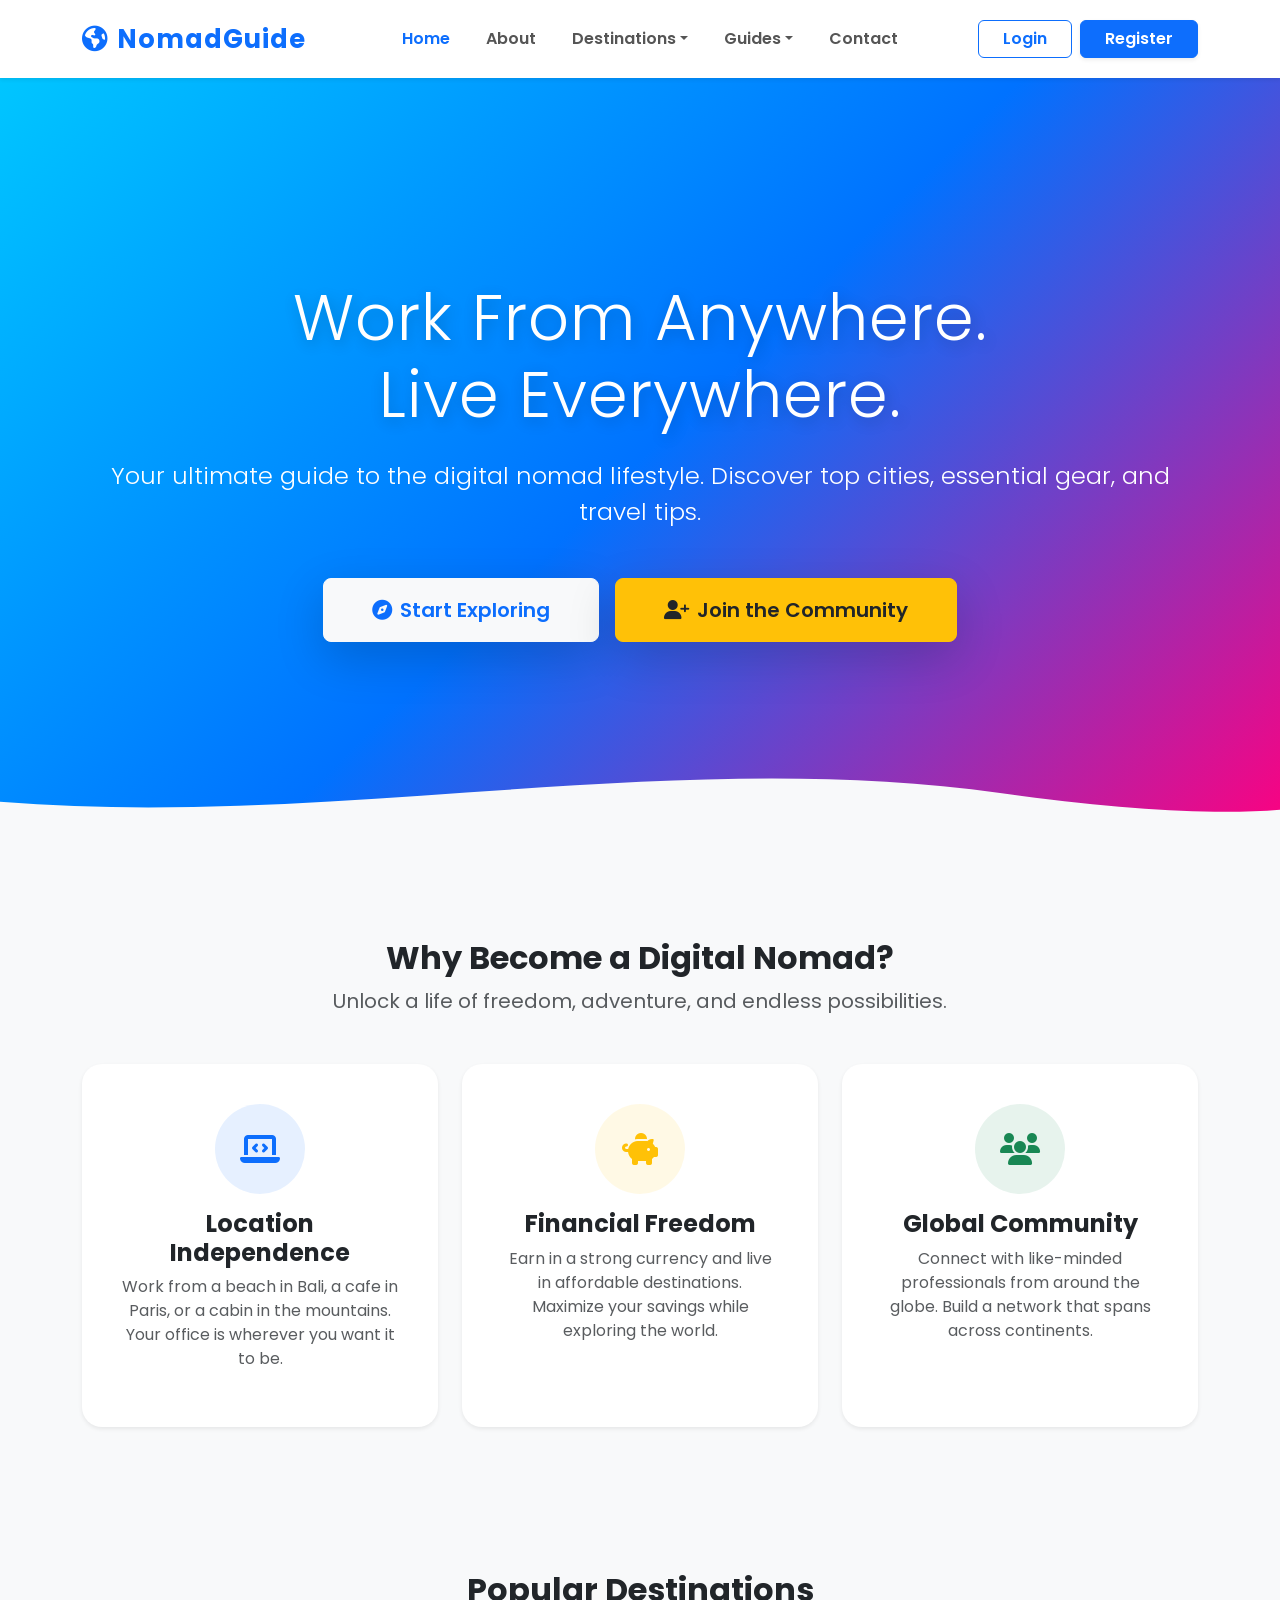
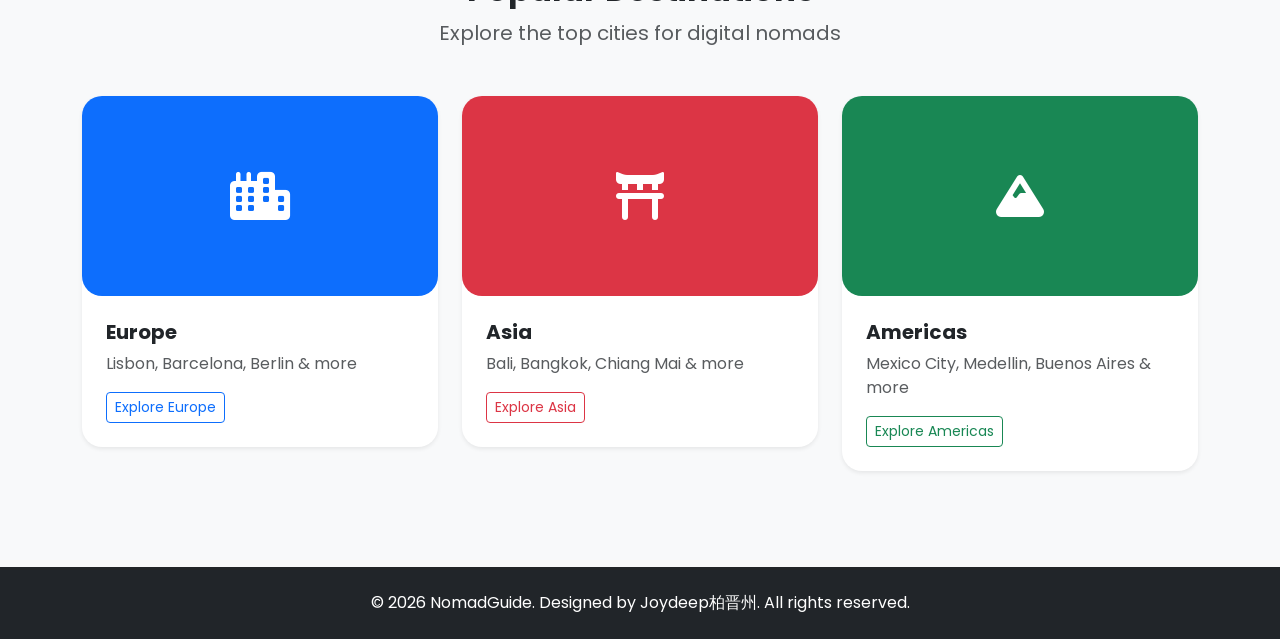
<file: index.html>
<!DOCTYPE html>
<html lang="en">
<head>
    <meta charset="UTF-8">
    <meta name="viewport" content="width=device-width, initial-scale=1.0">
    <title>NomadGuide - Work From Anywhere</title>
    
    <!-- Bootstrap 5 CSS -->
    <link href="https://cdn.jsdelivr.net/npm/bootstrap@5.3.0/dist/css/bootstrap.min.css" rel="stylesheet">
    <!-- Font Awesome Icons -->
    <link rel="stylesheet" href="https://cdnjs.cloudflare.com/ajax/libs/font-awesome/6.4.0/css/all.min.css">
    <!-- Google Fonts -->
    <link href="https://fonts.googleapis.com/css2?family=Poppins:wght@300;400;600;700;800&display=swap" rel="stylesheet">
    <!-- Custom CSS -->
    <link rel="stylesheet" href="css/style.css">
</head>
<body>

    <!-- ================= NAVBAR ================= -->
    <nav class="navbar navbar-expand-lg navbar-light bg-white shadow-sm sticky-top">
        <div class="container">
            <a class="navbar-brand fw-bold text-primary" href="index.html">
                <i class="fas fa-globe-americas me-2"></i>NomadGuide
            </a>
            <button class="navbar-toggler" type="button" data-bs-toggle="collapse" data-bs-target="#mainNavbar">
                <span class="navbar-toggler-icon"></span>
            </button>
            <div class="collapse navbar-collapse" id="mainNavbar">
                <ul class="navbar-nav mx-auto">
                    <li class="nav-item"><a class="nav-link active fw-semibold" href="index.html">Home</a></li>
                    <li class="nav-item"><a class="nav-link fw-semibold" href="about.html">About</a></li>
                    
                    <!-- Destinations Dropdown -->
                    <li class="nav-item dropdown">
                        <a class="nav-link dropdown-toggle fw-semibold" href="#" role="button" data-bs-toggle="dropdown">Destinations</a>
                        <ul class="dropdown-menu">
                            <li><a class="dropdown-item" href="europe.html"><i class="fas fa-city me-2 text-primary"></i>Europe</a></li>
                            <li><a class="dropdown-item" href="asia.html"><i class="fas fa-torii-gate me-2 text-danger"></i>Asia</a></li>
                            <li><a class="dropdown-item" href="americas.html"><i class="fas fa-mountain me-2 text-success"></i>Americas</a></li>
                        </ul>
                    </li>

                    <!-- Guides Dropdown -->
                    <li class="nav-item dropdown">
                        <a class="nav-link dropdown-toggle fw-semibold" href="#" role="button" data-bs-toggle="dropdown">Guides</a>
                        <ul class="dropdown-menu">
                            <li><a class="dropdown-item" href="gear.html">Tech & Gear</a></li>
                            <li><a class="dropdown-item" href="visa.html">Visa & Legal</a></li>
                            <li><a class="dropdown-item" href="budget.html">Budget Calculator</a></li>
                            <li><a class="dropdown-item" href="health.html">Health & Insurance</a></li>
                        </ul>
                    </li>

                    <li class="nav-item"><a class="nav-link fw-semibold" href="contact.html">Contact</a></li>
                </ul>
                
                <!-- Auth Buttons (Visible when logged out) -->
<div class="d-flex gap-2" id="auth-buttons">
    <a href="login.html" class="btn btn-outline-primary fw-semibold px-4">Login</a>
    <a href="register.html" class="btn btn-primary fw-semibold px-4 shadow-sm">Register</a>
</div>

<!-- User Profile Dropdown (Visible when logged in) -->
<!-- Direct Admin Button (Always visible in navbar when logged in as admin) -->
<a href="admin-dashboard.html" id="adminDirectBtn" class="btn btn-warning fw-semibold px-3 me-2" style="display: none;">
    <i class="fas fa-cog me-1"></i> Admin Dashboard
</a>

<!-- User Profile Dropdown -->
<div class="dropdown d-none" id="user-profile">
    <button class="btn btn-light dropdown-toggle fw-semibold shadow-sm" type="button" data-bs-toggle="dropdown">
        <i class="fas fa-user-circle me-1 text-primary"></i> <span id="display-name">User</span>
    </button>
    <ul class="dropdown-menu dropdown-menu-end shadow">
        <li><a class="dropdown-item" href="#"><i class="fas fa-user me-2 text-muted"></i>My Profile</a></li>
        <li id="adminDashboardLink" style="display: none;"><a class="dropdown-item" href="admin-dashboard.html"><i class="fas fa-cog me-2 text-primary"></i>Admin Dashboard</a></li>
        <li><hr class="dropdown-divider"></li>
        <li><a class="dropdown-item text-danger fw-semibold" href="#" id="logout-btn"><i class="fas fa-sign-out-alt me-2"></i>Logout</a></li>
    </ul>
</div>
            </div>
        </div>
    </nav>

    <!-- ================= HERO SECTION ================= -->
    <section class="hero-section d-flex align-items-center text-white">
        <div class="container text-center">
            <h1 class="display-3 fw-800 mb-4 animate-fade-in">Work From Anywhere.<br>Live Everywhere.</h1>
            <p class="lead mb-5 fs-4 opacity-90 animate-fade-in-delay">Your ultimate guide to the digital nomad lifestyle. Discover top cities, essential gear, and travel tips.</p>
            <div class="d-flex justify-content-center gap-3 animate-fade-in-delay-2">
                <a href="about.html" class="btn btn-light btn-lg fw-semibold text-primary px-5 py-3 shadow-lg hover-lift">
                    <i class="fas fa-compass me-2"></i>Start Exploring
                </a>
                <a href="register.html" class="btn btn-warning btn-lg fw-semibold text-dark px-5 py-3 shadow-lg hover-lift">
                    <i class="fas fa-user-plus me-2"></i>Join the Community
                </a>
            </div>
        </div>
    </section>

    <!-- ================= FEATURES SECTION ================= -->
    <section class="py-5 my-5">
        <div class="container">
            <div class="text-center mb-5">
                <h2 class="fw-bold text-dark">Why Become a Digital Nomad?</h2>
                <p class="text-muted fs-5">Unlock a life of freedom, adventure, and endless possibilities.</p>
            </div>
            <div class="row g-4">
                <!-- Card 1 -->
                <div class="col-md-4">
                    <div class="card feature-card h-100 border-0 shadow-sm text-center p-4">
                        <div class="card-body">
                            <div class="icon-box bg-primary bg-opacity-10 text-primary mb-3 mx-auto">
                                <i class="fas fa-laptop-code fa-2x"></i>
                            </div>
                            <h4 class="fw-bold">Location Independence</h4>
                            <p class="text-muted">Work from a beach in Bali, a cafe in Paris, or a cabin in the mountains. Your office is wherever you want it to be.</p>
                        </div>
                    </div>
                </div>
                <!-- Card 2 -->
                <div class="col-md-4">
                    <div class="card feature-card h-100 border-0 shadow-sm text-center p-4">
                        <div class="card-body">
                            <div class="icon-box bg-warning bg-opacity-10 text-warning mb-3 mx-auto">
                                <i class="fas fa-piggy-bank fa-2x"></i>
                            </div>
                            <h4 class="fw-bold">Financial Freedom</h4>
                            <p class="text-muted">Earn in a strong currency and live in affordable destinations. Maximize your savings while exploring the world.</p>
                        </div>
                    </div>
                </div>
                <!-- Card 3 -->
                <div class="col-md-4">
                    <div class="card feature-card h-100 border-0 shadow-sm text-center p-4">
                        <div class="card-body">
                            <div class="icon-box bg-success bg-opacity-10 text-success mb-3 mx-auto">
                                <i class="fas fa-users fa-2x"></i>
                            </div>
                            <h4 class="fw-bold">Global Community</h4>
                            <p class="text-muted">Connect with like-minded professionals from around the globe. Build a network that spans across continents.</p>
                        </div>
                    </div>
                </div>
            </div>
        </div>
    </section>

    <!-- ================= POPULAR DESTINATIONS PREVIEW ================= -->
    <section class="py-5 bg-light">
        <div class="container">
            <div class="text-center mb-5">
                <h2 class="fw-bold text-dark">Popular Destinations</h2>
                <p class="text-muted fs-5">Explore the top cities for digital nomads</p>
            </div>
            <div class="row g-4">
                <div class="col-md-4">
                    <div class="card destination-card border-0 shadow-sm overflow-hidden hover-lift">
                        <div class="card-body p-0">
                            <div class="destination-placeholder bg-primary text-white d-flex align-items-center justify-content-center" style="height: 200px;">
                                <i class="fas fa-city fa-3x"></i>
                            </div>
                            <div class="p-4">
                                <h5 class="fw-bold">Europe</h5>
                                <p class="text-muted mb-3">Lisbon, Barcelona, Berlin & more</p>
                                <a href="europe.html" class="btn btn-outline-primary btn-sm">Explore Europe</a>
                            </div>
                        </div>
                    </div>
                </div>
                <div class="col-md-4">
                    <div class="card destination-card border-0 shadow-sm overflow-hidden hover-lift">
                        <div class="card-body p-0">
                            <div class="destination-placeholder bg-danger text-white d-flex align-items-center justify-content-center" style="height: 200px;">
                                <i class="fas fa-torii-gate fa-3x"></i>
                            </div>
                            <div class="p-4">
                                <h5 class="fw-bold">Asia</h5>
                                <p class="text-muted mb-3">Bali, Bangkok, Chiang Mai & more</p>
                                <a href="asia.html" class="btn btn-outline-danger btn-sm">Explore Asia</a>
                            </div>
                        </div>
                    </div>
                </div>
                <div class="col-md-4">
                    <div class="card destination-card border-0 shadow-sm overflow-hidden hover-lift">
                        <div class="card-body p-0">
                            <div class="destination-placeholder bg-success text-white d-flex align-items-center justify-content-center" style="height: 200px;">
                                <i class="fas fa-mountain fa-3x"></i>
                            </div>
                            <div class="p-4">
                                <h5 class="fw-bold">Americas</h5>
                                <p class="text-muted mb-3">Mexico City, Medellin, Buenos Aires & more</p>
                                <a href="americas.html" class="btn btn-outline-success btn-sm">Explore Americas</a>
                            </div>
                        </div>
                    </div>
                </div>
            </div>
        </div>
    </section>

    <!-- ================= FOOTER ================= -->
<footer class="bg-dark text-white py-4 mt-5">
    <div class="container text-center">
        <p class="mb-0">&copy; 2026 NomadGuide. Designed by Joydeep柏晋州. All rights reserved.</p>
    </div>
</footer>

    <!-- Bootstrap JS -->
    <script src="https://cdn.jsdelivr.net/npm/bootstrap@5.3.0/dist/js/bootstrap.bundle.min.js"></script>
    <!-- Custom JS -->
    <script src="js/main.js"></script>
</body>
</html>
</file>
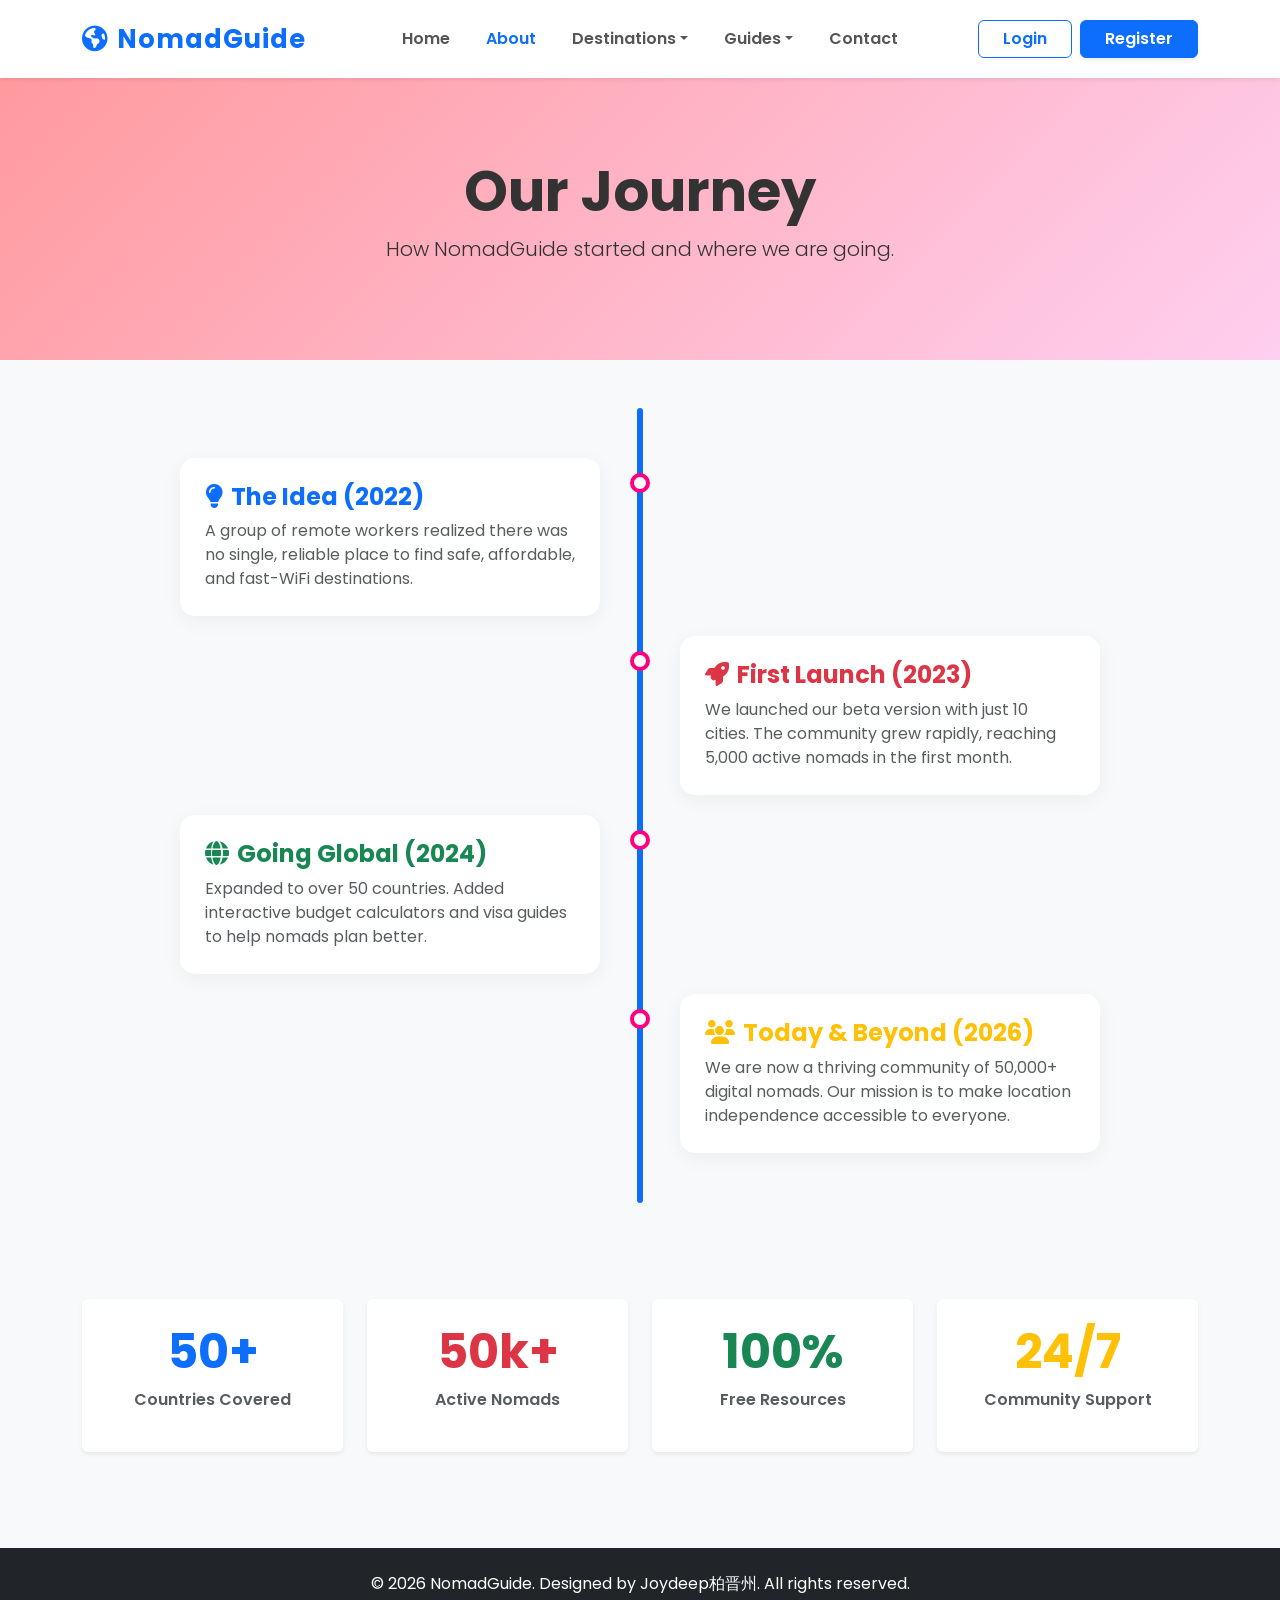
<file: about.html>
<!DOCTYPE html>
<html lang="en">
<head>
    <meta charset="UTF-8">
    <meta name="viewport" content="width=device-width, initial-scale=1.0">
    <title>About Us - NomadGuide</title>
    <link href="https://cdn.jsdelivr.net/npm/bootstrap@5.3.0/dist/css/bootstrap.min.css" rel="stylesheet">
    <link rel="stylesheet" href="https://cdnjs.cloudflare.com/ajax/libs/font-awesome/6.4.0/css/all.min.css">
    <link href="https://fonts.googleapis.com/css2?family=Poppins:wght@300;400;600;700;800&display=swap" rel="stylesheet">
    <link rel="stylesheet" href="css/style.css">
</head>
<body>

    <!-- Navbar -->
    <nav class="navbar navbar-expand-lg navbar-light bg-white shadow-sm sticky-top">
        <div class="container">
            <a class="navbar-brand fw-bold text-primary" href="index.html"><i class="fas fa-globe-americas me-2"></i>NomadGuide</a>
            <button class="navbar-toggler" type="button" data-bs-toggle="collapse" data-bs-target="#mainNavbar"><span class="navbar-toggler-icon"></span></button>
            <div class="collapse navbar-collapse" id="mainNavbar">
                <ul class="navbar-nav mx-auto">
                    <li class="nav-item"><a class="nav-link fw-semibold" href="index.html">Home</a></li>
                    <li class="nav-item"><a class="nav-link active fw-semibold" href="about.html">About</a></li>
                    <li class="nav-item dropdown">
                        <a class="nav-link dropdown-toggle fw-semibold" href="#" role="button" data-bs-toggle="dropdown">Destinations</a>
                        <ul class="dropdown-menu">
                            <li><a class="dropdown-item" href="europe.html">Europe</a></li>
                            <li><a class="dropdown-item" href="asia.html">Asia</a></li>
                            <li><a class="dropdown-item" href="americas.html">Americas</a></li>
                        </ul>
                    </li>
                    <li class="nav-item dropdown">
                        <a class="nav-link dropdown-toggle fw-semibold" href="#" role="button" data-bs-toggle="dropdown">Guides</a>
                        <ul class="dropdown-menu">
                            <li><a class="dropdown-item" href="gear.html">Tech & Gear</a></li>
                            <li><a class="dropdown-item" href="visa.html">Visa & Legal</a></li>
                            <li><a class="dropdown-item" href="budget.html">Budget Calculator</a></li>
                            <li><a class="dropdown-item" href="health.html">Health & Insurance</a></li>
                        </ul>
                    </li>
                    <li class="nav-item"><a class="nav-link fw-semibold" href="contact.html">Contact</a></li>
                </ul>
                <div class="d-flex gap-2" id="auth-buttons">
                    <a href="login.html" class="btn btn-outline-primary fw-semibold px-4">Login</a>
                    <a href="register.html" class="btn btn-primary fw-semibold px-4 shadow-sm">Register</a>
                </div>
                <!-- Direct Admin Button (Always visible in navbar when logged in as admin) -->
<a href="admin-dashboard.html" id="adminDirectBtn" class="btn btn-warning fw-semibold px-3 me-2" style="display: none;">
    <i class="fas fa-cog me-1"></i> Admin Dashboard
</a>

<!-- User Profile Dropdown -->
<div class="dropdown d-none" id="user-profile">
    <button class="btn btn-light dropdown-toggle fw-semibold shadow-sm" type="button" data-bs-toggle="dropdown">
        <i class="fas fa-user-circle me-1 text-primary"></i> <span id="display-name">User</span>
    </button>
    <ul class="dropdown-menu dropdown-menu-end shadow">
        <li><a class="dropdown-item" href="#"><i class="fas fa-user me-2 text-muted"></i>My Profile</a></li>
        <li id="adminDashboardLink" style="display: none;"><a class="dropdown-item" href="admin-dashboard.html"><i class="fas fa-cog me-2 text-primary"></i>Admin Dashboard</a></li>
        <li><hr class="dropdown-divider"></li>
        <li><a class="dropdown-item text-danger fw-semibold" href="#" id="logout-btn"><i class="fas fa-sign-out-alt me-2"></i>Logout</a></li>
    </ul>
</div>
            </div>
        </div>
    </nav>

    <!-- Page Hero -->
    <section class="page-hero">
        <div class="container">
            <h1 class="display-4 fw-bold">Our Journey</h1>
            <p class="lead">How NomadGuide started and where we are going.</p>
        </div>
    </section>

    <!-- Timeline Section -->
    <section class="py-5">
        <div class="container">
            <div class="timeline">
                <!-- Item 1 -->
                <div class="timeline-item timeline-left">
                    <div class="timeline-content">
                        <h4 class="fw-bold text-primary"><i class="fas fa-lightbulb me-2"></i>The Idea (2022)</h4>
                        <p class="text-muted mb-0">A group of remote workers realized there was no single, reliable place to find safe, affordable, and fast-WiFi destinations.</p>
                    </div>
                </div>
                <!-- Item 2 -->
                <div class="timeline-item timeline-right">
                    <div class="timeline-content">
                        <h4 class="fw-bold text-danger"><i class="fas fa-rocket me-2"></i>First Launch (2023)</h4>
                        <p class="text-muted mb-0">We launched our beta version with just 10 cities. The community grew rapidly, reaching 5,000 active nomads in the first month.</p>
                    </div>
                </div>
                <!-- Item 3 -->
                <div class="timeline-item timeline-left">
                    <div class="timeline-content">
                        <h4 class="fw-bold text-success"><i class="fas fa-globe me-2"></i>Going Global (2024)</h4>
                        <p class="text-muted mb-0">Expanded to over 50 countries. Added interactive budget calculators and visa guides to help nomads plan better.</p>
                    </div>
                </div>
                <!-- Item 4 -->
                <div class="timeline-item timeline-right">
                    <div class="timeline-content">
                        <h4 class="fw-bold text-warning"><i class="fas fa-users me-2"></i>Today & Beyond (2026)</h4>
                        <p class="text-muted mb-0">We are now a thriving community of 50,000+ digital nomads. Our mission is to make location independence accessible to everyone.</p>
                    </div>
                </div>
            </div>
        </div>
    </section>

    <!-- Stats Section -->
    <section class="py-5 bg-light">
        <div class="container">
            <div class="row text-center g-4">
                <div class="col-md-3">
                    <div class="p-4 bg-white rounded shadow-sm hover-lift">
                        <h2 class="fw-bold text-primary display-5">50+</h2>
                        <p class="text-muted fw-semibold">Countries Covered</p>
                    </div>
                </div>
                <div class="col-md-3">
                    <div class="p-4 bg-white rounded shadow-sm hover-lift">
                        <h2 class="fw-bold text-danger display-5">50k+</h2>
                        <p class="text-muted fw-semibold">Active Nomads</p>
                    </div>
                </div>
                <div class="col-md-3">
                    <div class="p-4 bg-white rounded shadow-sm hover-lift">
                        <h2 class="fw-bold text-success display-5">100%</h2>
                        <p class="text-muted fw-semibold">Free Resources</p>
                    </div>
                </div>
                <div class="col-md-3">
                    <div class="p-4 bg-white rounded shadow-sm hover-lift">
                        <h2 class="fw-bold text-warning display-5">24/7</h2>
                        <p class="text-muted fw-semibold">Community Support</p>
                    </div>
                </div>
            </div>
        </div>
    </section>

    <!-- Footer -->
    <footer class="bg-dark text-white py-4 mt-5">
        <div class="container text-center">
            <p class="mb-0">&copy; 2026 NomadGuide. Designed by Joydeep柏晋州. All rights reserved.</p>
        </div>
    </footer>

    <script src="https://cdn.jsdelivr.net/npm/bootstrap@5.3.0/dist/js/bootstrap.bundle.min.js"></script>
    <script src="js/main.js"></script>
</body>
</html>
</file>
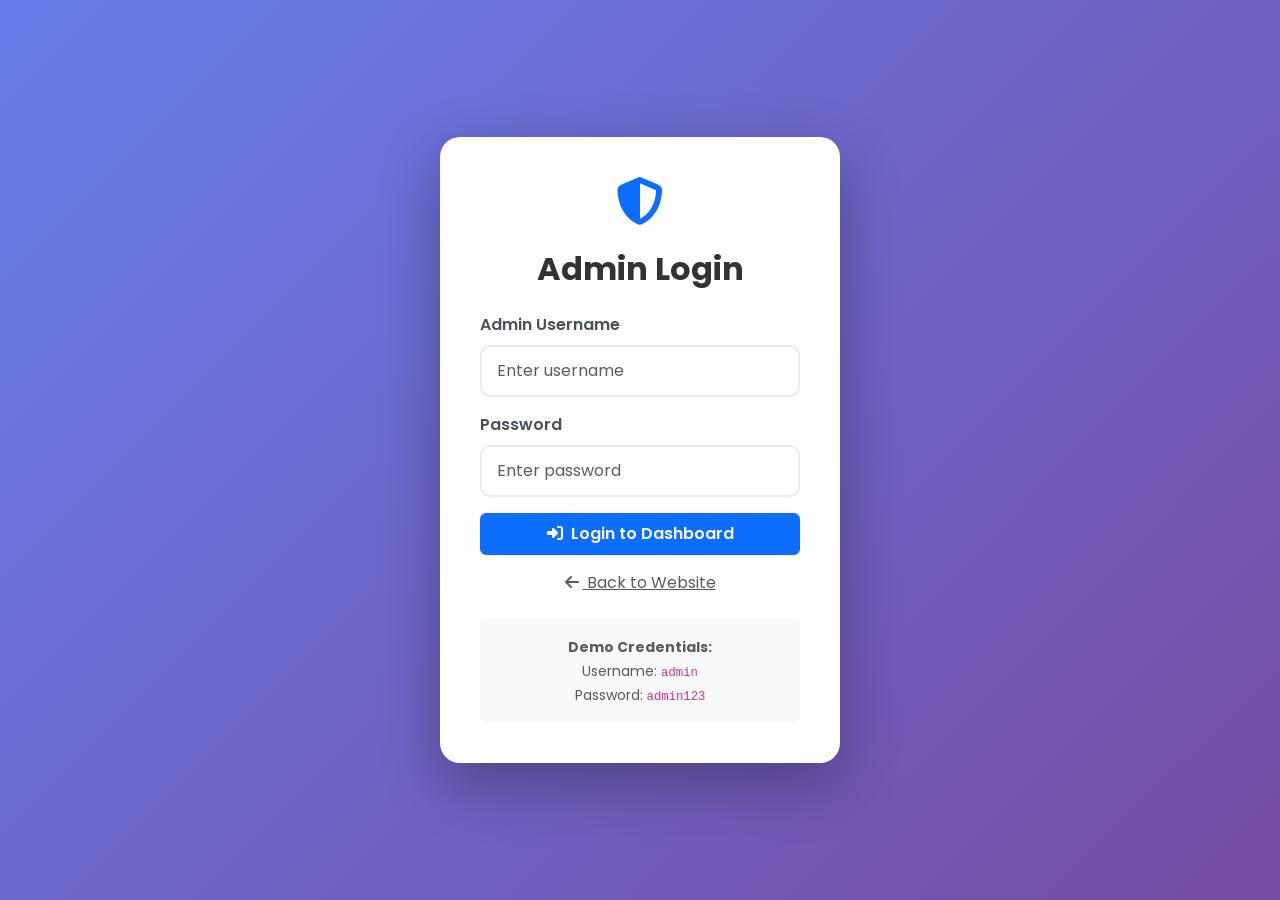
<file: admin-dashboard.html>
<!DOCTYPE html>
<html lang="en">
<head>
    <meta charset="UTF-8">
    <meta name="viewport" content="width=device-width, initial-scale=1.0">
    <title>Admin Dashboard - NomadGuide</title>
    <link href="https://cdn.jsdelivr.net/npm/bootstrap@5.3.0/dist/css/bootstrap.min.css" rel="stylesheet">
    <link rel="stylesheet" href="https://cdnjs.cloudflare.com/ajax/libs/font-awesome/6.4.0/css/all.min.css">
    <link href="https://fonts.googleapis.com/css2?family=Poppins:wght@300;400;600;700;800&display=swap" rel="stylesheet">
    <link rel="stylesheet" href="css/style.css">
    <style>
        .admin-sidebar {
            min-height: 100vh;
            background: linear-gradient(180deg, #667eea 0%, #764ba2 100%);
            color: white;
            padding: 30px 20px;
        }
        .admin-sidebar h3 {
            margin-bottom: 40px;
            font-weight: 700;
        }
        .admin-sidebar .nav-link {
            color: rgba(255,255,255,0.8);
            padding: 12px 20px;
            margin-bottom: 10px;
            border-radius: 10px;
            transition: all 0.3s ease;
        }
        .admin-sidebar .nav-link:hover, .admin-sidebar .nav-link.active {
            background: rgba(255,255,255,0.2);
            color: white;
        }
        .admin-sidebar .nav-link i {
            margin-right: 10px;
            width: 25px;
        }
        .stat-card {
            border-radius: 15px;
            padding: 25px;
            color: white;
            margin-bottom: 20px;
        }
        .bg-gradient-1 { background: linear-gradient(135deg, #667eea 0%, #764ba2 100%); }
        .bg-gradient-2 { background: linear-gradient(135deg, #f093fb 0%, #f5576c 100%); }
        .bg-gradient-3 { background: linear-gradient(135deg, #4facfe 0%, #00f2fe 100%); }
    </style>
</head>
<body>
    <div class="container-fluid">
        <div class="row">
            <!-- Sidebar -->
            <div class="col-md-2 admin-sidebar">
                <h3><i class="fas fa-shield-alt me-2"></i>Admin Panel</h3>
                <nav class="nav flex-column">
                    <a class="nav-link active" href="#" onclick="showSection('dashboard')"><i class="fas fa-tachometer-alt"></i> Dashboard</a>
                    <a class="nav-link" href="#" onclick="showSection('cities')"><i class="fas fa-city"></i> Manage Cities</a>
                    <a class="nav-link" href="#" onclick="showSection('add-city')"><i class="fas fa-plus-circle"></i> Add New City</a>
                    <a class="nav-link" href="index.html"><i class="fas fa-home"></i> View Website</a>
                    <a class="nav-link text-danger" href="#" onclick="adminLogout()"><i class="fas fa-sign-out-alt"></i> Logout</a>
                </nav>
            </div>

            <!-- Main Content -->
            <div class="col-md-10 p-4 bg-light" style="min-height: 100vh;">
                
                                <!-- Dashboard Section -->
                <div id="dashboard-section">
                    <h2 class="fw-bold mb-4">Dashboard Overview</h2>
                    <div class="row">
                        <div class="col-md-4">
                            <div class="stat-card bg-gradient-1">
                                <h3><i class="fas fa-city me-2"></i><span id="totalCities">0</span></h3>
                                <p class="mb-0">Total Cities</p>
                            </div>
                        </div>
                        <div class="col-md-4">
                            <div class="stat-card bg-gradient-2">
                                <h3><i class="fas fa-users me-2"></i><span id="totalUsers">0</span></h3>
                                <p class="mb-0">Registered Users</p>
                            </div>
                        </div>
                        <div class="col-md-4">
                            <div class="stat-card bg-gradient-3">
                                <h3><i class="fas fa-globe me-2"></i>3</h3>
                                <p class="mb-0">Regions</p>
                            </div>
                        </div>
                    </div>
                    
                    <!-- Quick Actions -->
                    <div class="row mt-4">
                        <div class="col-md-6">
                            <div class="card border-0 shadow-sm">
                                <div class="card-body">
                                    <h5 class="fw-bold mb-3"><i class="fas fa-users me-2 text-primary"></i>Registered Users</h5>
                                    <div class="table-responsive">
                                        <table class="table table-sm">
                                            <thead>
                                                <tr>
                                                    <th>Name</th>
                                                    <th>Email</th>
                                                    <th>Action</th>
                                                </tr>
                                            </thead>
                                            <tbody id="dashboardUsersTable">
                                                <!-- Dynamic -->
                                            </tbody>
                                        </table>
                                    </div>
                                </div>
                            </div>
                        </div>
                        <div class="col-md-6">
                            <div class="card border-0 shadow-sm">
                                <div class="card-body">
                                    <h5 class="fw-bold mb-3"><i class="fas fa-city me-2 text-success"></i>Recent Cities</h5>
                                    <div class="table-responsive">
                                        <table class="table table-sm">
                                            <thead>
                                                <tr>
                                                    <th>City</th>
                                                    <th>Region</th>
                                                    <th>Action</th>
                                                </tr>
                                            </thead>
                                            <tbody id="dashboardCitiesTable">
                                                <!-- Dynamic -->
                                            </tbody>
                                        </table>
                                    </div>
                                </div>
                            </div>
                        </div>
                    </div>
                </div>

                <!-- Manage Cities Section -->
                <div id="cities-section" style="display: none;">
                    <h2 class="fw-bold mb-4">Manage Cities</h2>
                    <div class="card border-0 shadow-sm">
                        <div class="card-body">
                            <div class="table-responsive">
                                <table class="table table-hover">
                                    <thead class="table-light">
                                        <tr>
                                            <th>City</th>
                                            <th>Region</th>
                                            <th>Cost/Month</th>
                                            <th>Actions</th>
                                        </tr>
                                    </thead>
                                    <tbody id="citiesTableBody">
                                        <!-- Dynamic content -->
                                    </tbody>
                                </table>
                            </div>
                        </div>
                    </div>
                </div>

                <!-- Add City Section -->
                <div id="add-city-section" style="display: none;">
                    <h2 class="fw-bold mb-4">Add New City</h2>
                    <div class="card border-0 shadow-sm">
                        <div class="card-body p-4">
                            <form id="addCityForm">
                                <div class="row">
                                    <div class="col-md-6 mb-3">
                                        <label class="form-label fw-semibold">City Name</label>
                                        <input type="text" class="form-control" id="newCityName" placeholder="e.g., Tokyo" required>
                                    </div>
                                    <div class="col-md-6 mb-3">
                                        <label class="form-label fw-semibold">Region</label>
                                        <select class="form-select" id="newCityRegion" required>
                                            <option value="">Select Region</option>
                                            <option value="europe">Europe</option>
                                            <option value="asia">Asia</option>
                                            <option value="americas">Americas</option>
                                        </select>
                                    </div>
                                    <div class="col-md-6 mb-3">
                                        <label class="form-label fw-semibold">Monthly Cost</label>
                                        <input type="text" class="form-control" id="newCityCost" placeholder="e.g., $1,500/month" required>
                                    </div>
                                    <div class="col-md-6 mb-3">
                                        <label class="form-label fw-semibold">Visa Type</label>
                                        <input type="text" class="form-control" id="newCityVisa" placeholder="e.g., Digital Nomad Visa" required>
                                    </div>
                                    <div class="col-md-12 mb-3">
                                        <label class="form-label fw-semibold">Vibe/Description</label>
                                        <textarea class="form-control" id="newCityVibe" rows="3" placeholder="Describe the city vibe..." required></textarea>
                                    </div>
                                    <div class="col-md-12 mb-3">
    <label class="form-label fw-semibold">Upload City Image</label>
    <input type="file" class="form-control" id="newCityImageFile" accept="image/*" required>
    <small class="text-muted">Choose an image from your computer (JPG, PNG)</small>
    <div id="imagePreview" class="mt-2" style="display: none;">
        <img id="previewImg" src="" alt="Preview" style="max-width: 200px; border-radius: 10px;">
    </div>
</div>
                                <button type="submit" class="btn btn-primary btn-lg">
                                    <i class="fas fa-plus me-2"></i>Add City to Database
                                </button>
                            </form>
                        </div>
                    </div>
                </div>

            </div>
        </div>
    </div>

    <script src="https://cdn.jsdelivr.net/npm/bootstrap@5.3.0/dist/js/bootstrap.bundle.min.js"></script>
    <script src="js/main.js"></script>
</body>
</html>
</file>
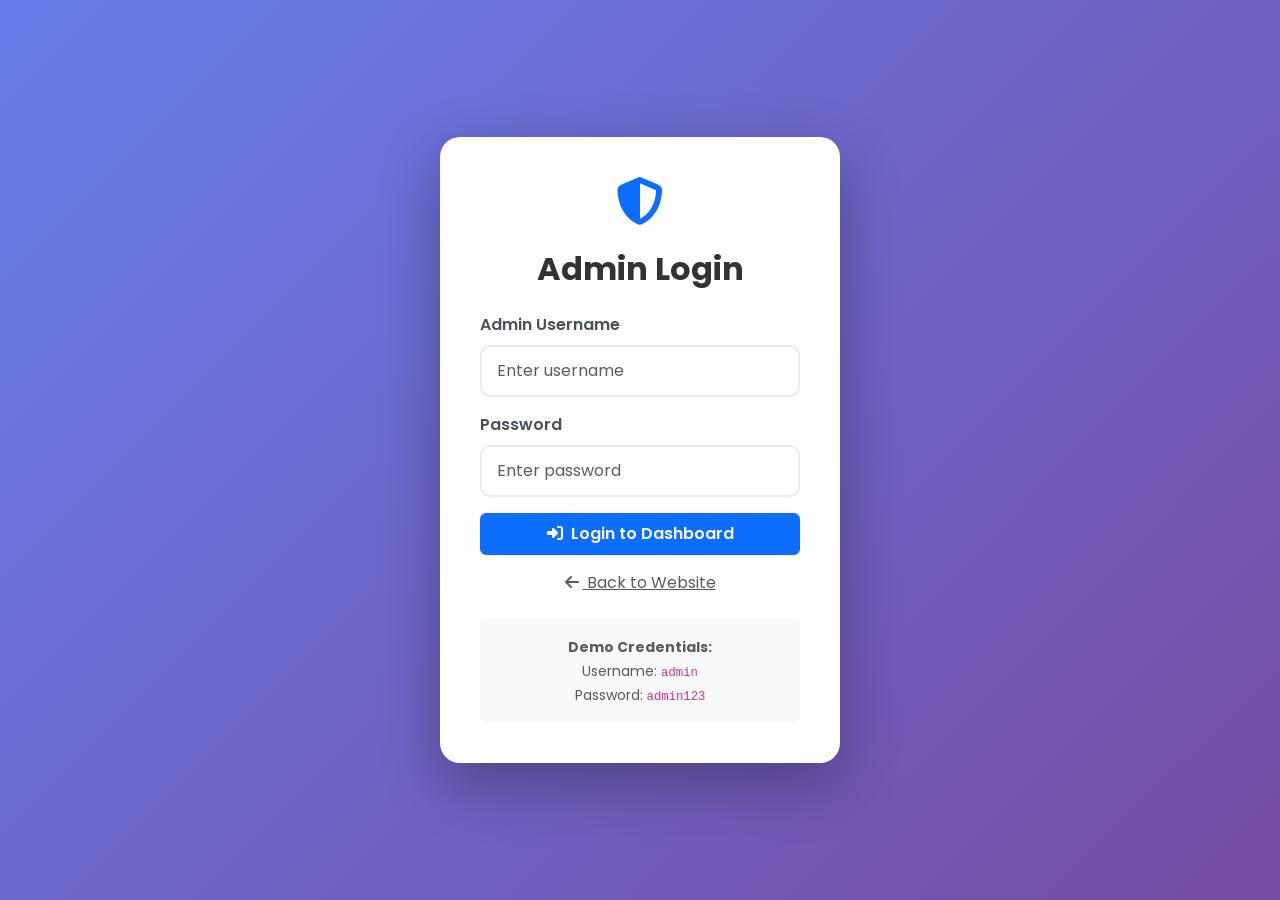
<file: admin-login.html>
<!DOCTYPE html>
<html lang="en">
<head>
    <meta charset="UTF-8">
    <meta name="viewport" content="width=device-width, initial-scale=1.0">
    <title>Admin Login - NomadGuide</title>
    <link href="https://cdn.jsdelivr.net/npm/bootstrap@5.3.0/dist/css/bootstrap.min.css" rel="stylesheet">
    <link rel="stylesheet" href="https://cdnjs.cloudflare.com/ajax/libs/font-awesome/6.4.0/css/all.min.css">
    <link href="https://fonts.googleapis.com/css2?family=Poppins:wght@300;400;600;700;800&display=swap" rel="stylesheet">
    <link rel="stylesheet" href="css/style.css">
    <style>
        .admin-login-section {
            min-height: 100vh;
            display: flex;
            align-items: center;
            justify-content: center;
            background: linear-gradient(135deg, #667eea 0%, #764ba2 100%);
        }
        .admin-card {
            background: white;
            border-radius: 20px;
            padding: 40px;
            box-shadow: 0 20px 60px rgba(0,0,0,0.3);
            max-width: 400px;
            width: 100%;
        }
    </style>
</head>
<body>
    <section class="admin-login-section">
        <div class="admin-card text-center">
            <div class="mb-4">
                <i class="fas fa-shield-alt fa-3x text-primary"></i>
            </div>
            <h2 class="fw-bold mb-4">Admin Login</h2>
            <div id="adminAlert" class="alert d-none" role="alert"></div>
            <form id="adminLoginForm">
                <div class="mb-3 text-start">
                    <label class="form-label fw-semibold">Admin Username</label>
                    <input type="text" class="form-control" id="adminUsername" placeholder="Enter username" required>
                </div>
                <div class="mb-3 text-start">
                    <label class="form-label fw-semibold">Password</label>
                    <input type="password" class="form-control" id="adminPassword" placeholder="Enter password" required>
                </div>
                <button type="submit" class="btn btn-primary w-100 fw-semibold py-2">
                    <i class="fas fa-sign-in-alt me-2"></i>Login to Dashboard
                </button>
            </form>
            <p class="mt-3 mb-0">
                <a href="index.html" class="text-muted"><i class="fas fa-arrow-left me-1"></i> Back to Website</a>
            </p>
            <div class="mt-4 p-3 bg-light rounded">
                <small class="text-muted">
                    <strong>Demo Credentials:</strong><br>
                    Username: <code>admin</code><br>
                    Password: <code>admin123</code>
                </small>
            </div>
        </div>
    </section>

    <script src="https://cdn.jsdelivr.net/npm/bootstrap@5.3.0/dist/js/bootstrap.bundle.min.js"></script>
    <script src="js/main.js"></script>
</body>
</html>
</file>
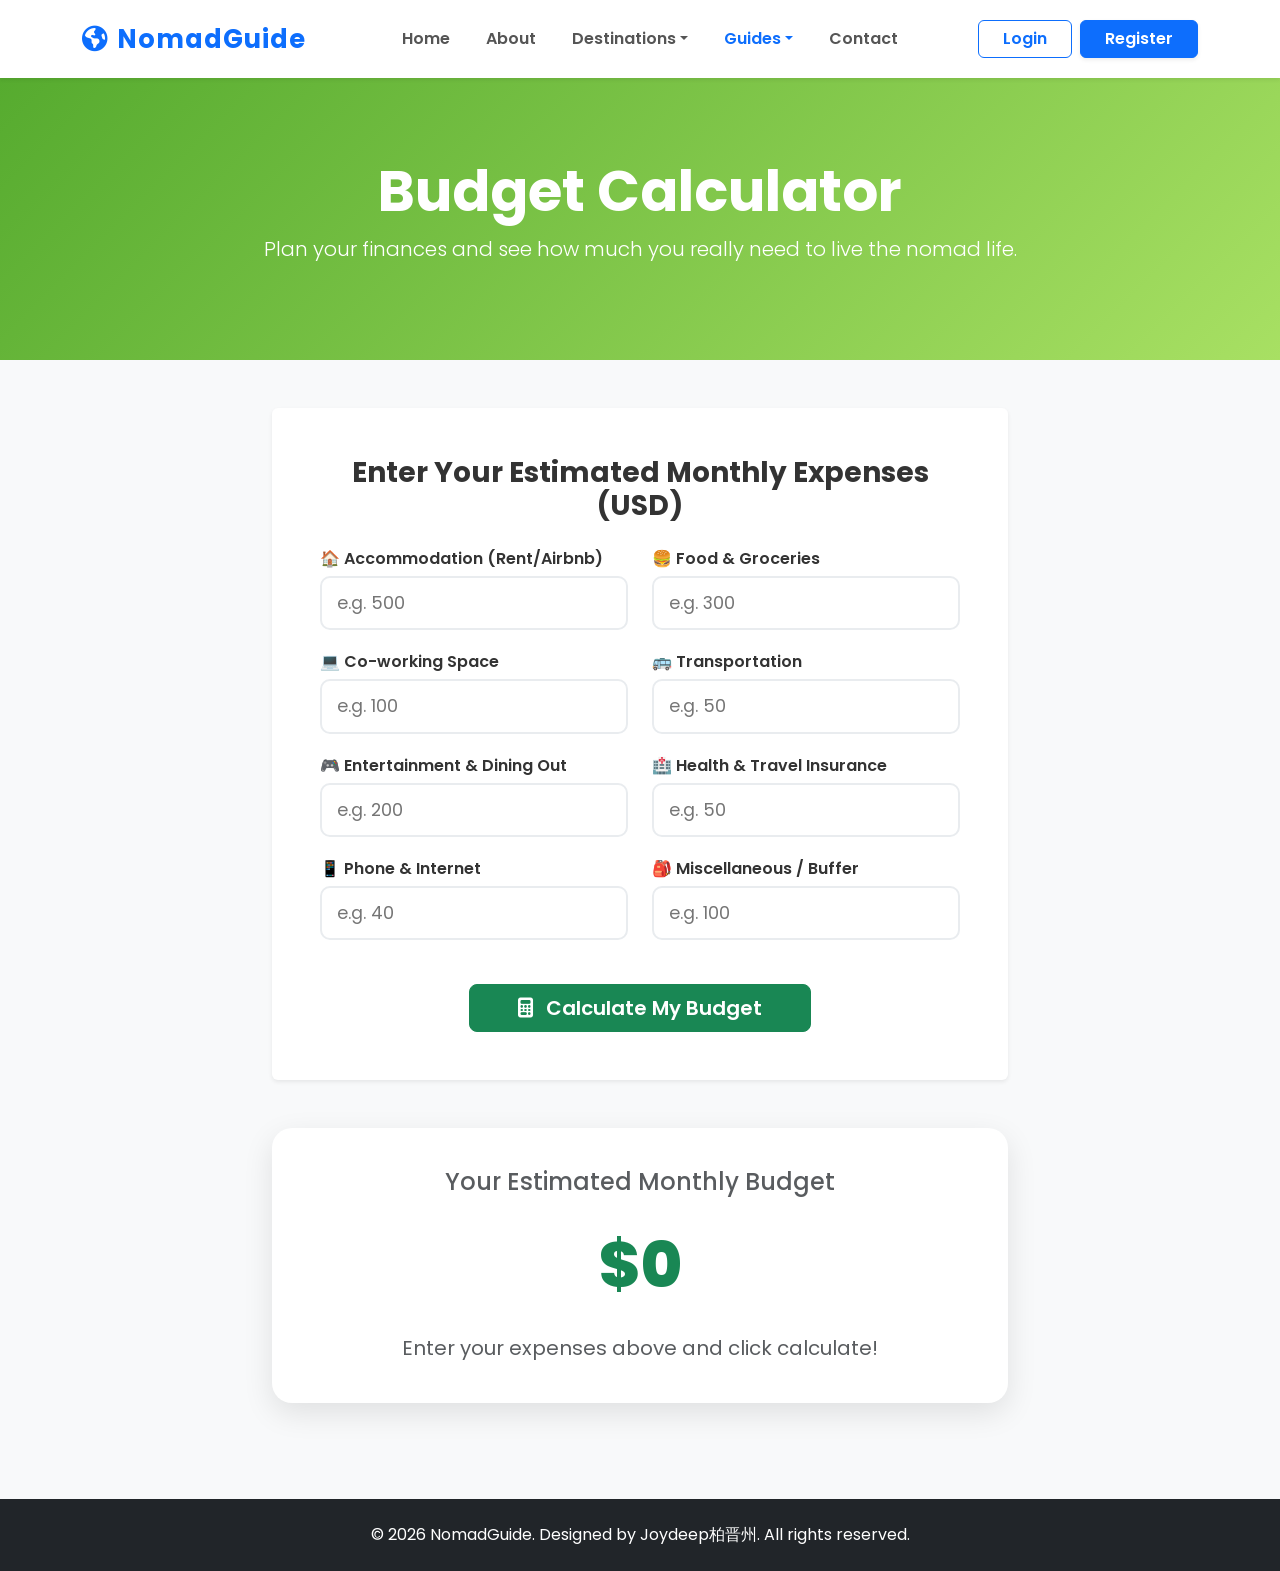
<file: budget.html>
<!DOCTYPE html>
<html lang="en">
<head>
    <meta charset="UTF-8">
    <meta name="viewport" content="width=device-width, initial-scale=1.0">
    <title>Budget Calculator - NomadGuide</title>
    <link href="https://cdn.jsdelivr.net/npm/bootstrap@5.3.0/dist/css/bootstrap.min.css" rel="stylesheet">
    <link rel="stylesheet" href="https://cdnjs.cloudflare.com/ajax/libs/font-awesome/6.4.0/css/all.min.css">
    <link href="https://fonts.googleapis.com/css2?family=Poppins:wght@300;400;600;700;800&display=swap" rel="stylesheet">
    <link rel="stylesheet" href="css/style.css">
</head>
<body>

    <!-- Navbar -->
    <nav class="navbar navbar-expand-lg navbar-light bg-white shadow-sm sticky-top">
        <div class="container">
            <a class="navbar-brand fw-bold text-primary" href="index.html"><i class="fas fa-globe-americas me-2"></i>NomadGuide</a>
            <button class="navbar-toggler" type="button" data-bs-toggle="collapse" data-bs-target="#mainNavbar"><span class="navbar-toggler-icon"></span></button>
            <div class="collapse navbar-collapse" id="mainNavbar">
                <ul class="navbar-nav mx-auto">
                    <li class="nav-item"><a class="nav-link fw-semibold" href="index.html">Home</a></li>
                    <li class="nav-item"><a class="nav-link fw-semibold" href="about.html">About</a></li>
                    <li class="nav-item dropdown">
                        <a class="nav-link dropdown-toggle fw-semibold" href="#" role="button" data-bs-toggle="dropdown">Destinations</a>
                        <ul class="dropdown-menu">
                            <li><a class="dropdown-item" href="europe.html">Europe</a></li>
                            <li><a class="dropdown-item" href="asia.html">Asia</a></li>
                            <li><a class="dropdown-item" href="americas.html">Americas</a></li>
                        </ul>
                    </li>
                    <li class="nav-item dropdown">
                        <a class="nav-link dropdown-toggle active fw-semibold" href="#" role="button" data-bs-toggle="dropdown">Guides</a>
                        <ul class="dropdown-menu">
                            <li><a class="dropdown-item" href="gear.html">Tech & Gear</a></li>
                            <li><a class="dropdown-item" href="visa.html">Visa & Legal</a></li>
                            <li><a class="dropdown-item" href="budget.html">Budget Calculator</a></li>
                            <li><a class="dropdown-item" href="health.html">Health & Insurance</a></li>
                        </ul>
                    </li>
                    <li class="nav-item"><a class="nav-link fw-semibold" href="contact.html">Contact</a></li>
                </ul>
                <div class="d-flex gap-2" id="auth-buttons">
                    <a href="login.html" class="btn btn-outline-primary fw-semibold px-4">Login</a>
                    <a href="register.html" class="btn btn-primary fw-semibold px-4 shadow-sm">Register</a>
                </div>
                <!-- Direct Admin Button (Always visible in navbar when logged in as admin) -->
<a href="admin-dashboard.html" id="adminDirectBtn" class="btn btn-warning fw-semibold px-3 me-2" style="display: none;">
    <i class="fas fa-cog me-1"></i> Admin Dashboard
</a>

<!-- User Profile Dropdown -->
<div class="dropdown d-none" id="user-profile">
    <button class="btn btn-light dropdown-toggle fw-semibold shadow-sm" type="button" data-bs-toggle="dropdown">
        <i class="fas fa-user-circle me-1 text-primary"></i> <span id="display-name">User</span>
    </button>
    <ul class="dropdown-menu dropdown-menu-end shadow">
        <li><a class="dropdown-item" href="#"><i class="fas fa-user me-2 text-muted"></i>My Profile</a></li>
        <li id="adminDashboardLink" style="display: none;"><a class="dropdown-item" href="admin-dashboard.html"><i class="fas fa-cog me-2 text-primary"></i>Admin Dashboard</a></li>
        <li><hr class="dropdown-divider"></li>
        <li><a class="dropdown-item text-danger fw-semibold" href="#" id="logout-btn"><i class="fas fa-sign-out-alt me-2"></i>Logout</a></li>
    </ul>
</div>
            </div>
        </div>
    </nav>

    <!-- Page Hero -->
    <section class="budget-hero">
        <div class="container">
            <h1 class="display-4 fw-bold">Budget Calculator</h1>
            <p class="lead">Plan your finances and see how much you really need to live the nomad life.</p>
        </div>
    </section>

    <!-- Calculator Form -->
    <section class="py-5 bg-light">
        <div class="container">
            <div class="row justify-content-center">
                <div class="col-lg-8">
                    <div class="bg-white p-4 p-md-5 rounded shadow-sm">
                        <h3 class="fw-bold mb-4 text-center">Enter Your Estimated Monthly Expenses (USD)</h3>
                        <form id="budgetForm">
                            <div class="row">
                                <div class="col-md-6 budget-input-group">
                                    <label>🏠 Accommodation (Rent/Airbnb)</label>
                                    <input type="number" class="budget-input" id="exp-accommodation" placeholder="e.g. 500" min="0">
                                </div>
                                <div class="col-md-6 budget-input-group">
                                    <label>🍔 Food & Groceries</label>
                                    <input type="number" class="budget-input" id="exp-food" placeholder="e.g. 300" min="0">
                                </div>
                                <div class="col-md-6 budget-input-group">
                                    <label>💻 Co-working Space</label>
                                    <input type="number" class="budget-input" id="exp-coworking" placeholder="e.g. 100" min="0">
                                </div>
                                <div class="col-md-6 budget-input-group">
                                    <label>🚌 Transportation</label>
                                    <input type="number" class="budget-input" id="exp-transport" placeholder="e.g. 50" min="0">
                                </div>
                                <div class="col-md-6 budget-input-group">
                                    <label>🎮 Entertainment & Dining Out</label>
                                    <input type="number" class="budget-input" id="exp-entertainment" placeholder="e.g. 200" min="0">
                                </div>
                                <div class="col-md-6 budget-input-group">
                                    <label>🏥 Health & Travel Insurance</label>
                                    <input type="number" class="budget-input" id="exp-insurance" placeholder="e.g. 50" min="0">
                                </div>
                                <div class="col-md-6 budget-input-group">
                                    <label>📱 Phone & Internet</label>
                                    <input type="number" class="budget-input" id="exp-internet" placeholder="e.g. 40" min="0">
                                </div>
                                <div class="col-md-6 budget-input-group">
                                    <label>🎒 Miscellaneous / Buffer</label>
                                    <input type="number" class="budget-input" id="exp-misc" placeholder="e.g. 100" min="0">
                                </div>
                            </div>
                            <div class="text-center mt-4">
                                <button type="button" class="btn btn-success btn-lg px-5 py-2 fw-semibold hover-lift" onclick="calculateBudget()">
                                    <i class="fas fa-calculator me-2"></i> Calculate My Budget
                                </button>
                            </div>
                        </form>
                    </div>
                </div>
            </div>

            <!-- Dynamic Results Display -->
            <div class="row justify-content-center mt-5">
                <div class="col-lg-8">
                    <div class="total-display" id="totalDisplay">
                        <h4 class="text-muted">Your Estimated Monthly Budget</h4>
                        <div class="total-amount budget-low" id="totalAmount">$0</div>
                        <p class="text-muted mb-0 fs-5" id="budgetAdvice">Enter your expenses above and click calculate!</p>
                    </div>
                </div>
            </div>
        </div>
    </section>

    <!-- Footer -->
    <footer class="bg-dark text-white py-4 mt-5">
        <div class="container text-center">
            <p class="mb-0">&copy; 2026 NomadGuide. Designed by Joydeep柏晋州. All rights reserved.</p>
        </div>
    </footer>

    <script src="https://cdn.jsdelivr.net/npm/bootstrap@5.3.0/dist/js/bootstrap.bundle.min.js"></script>
    <script src="js/main.js"></script>
</body>
</html>
</file>
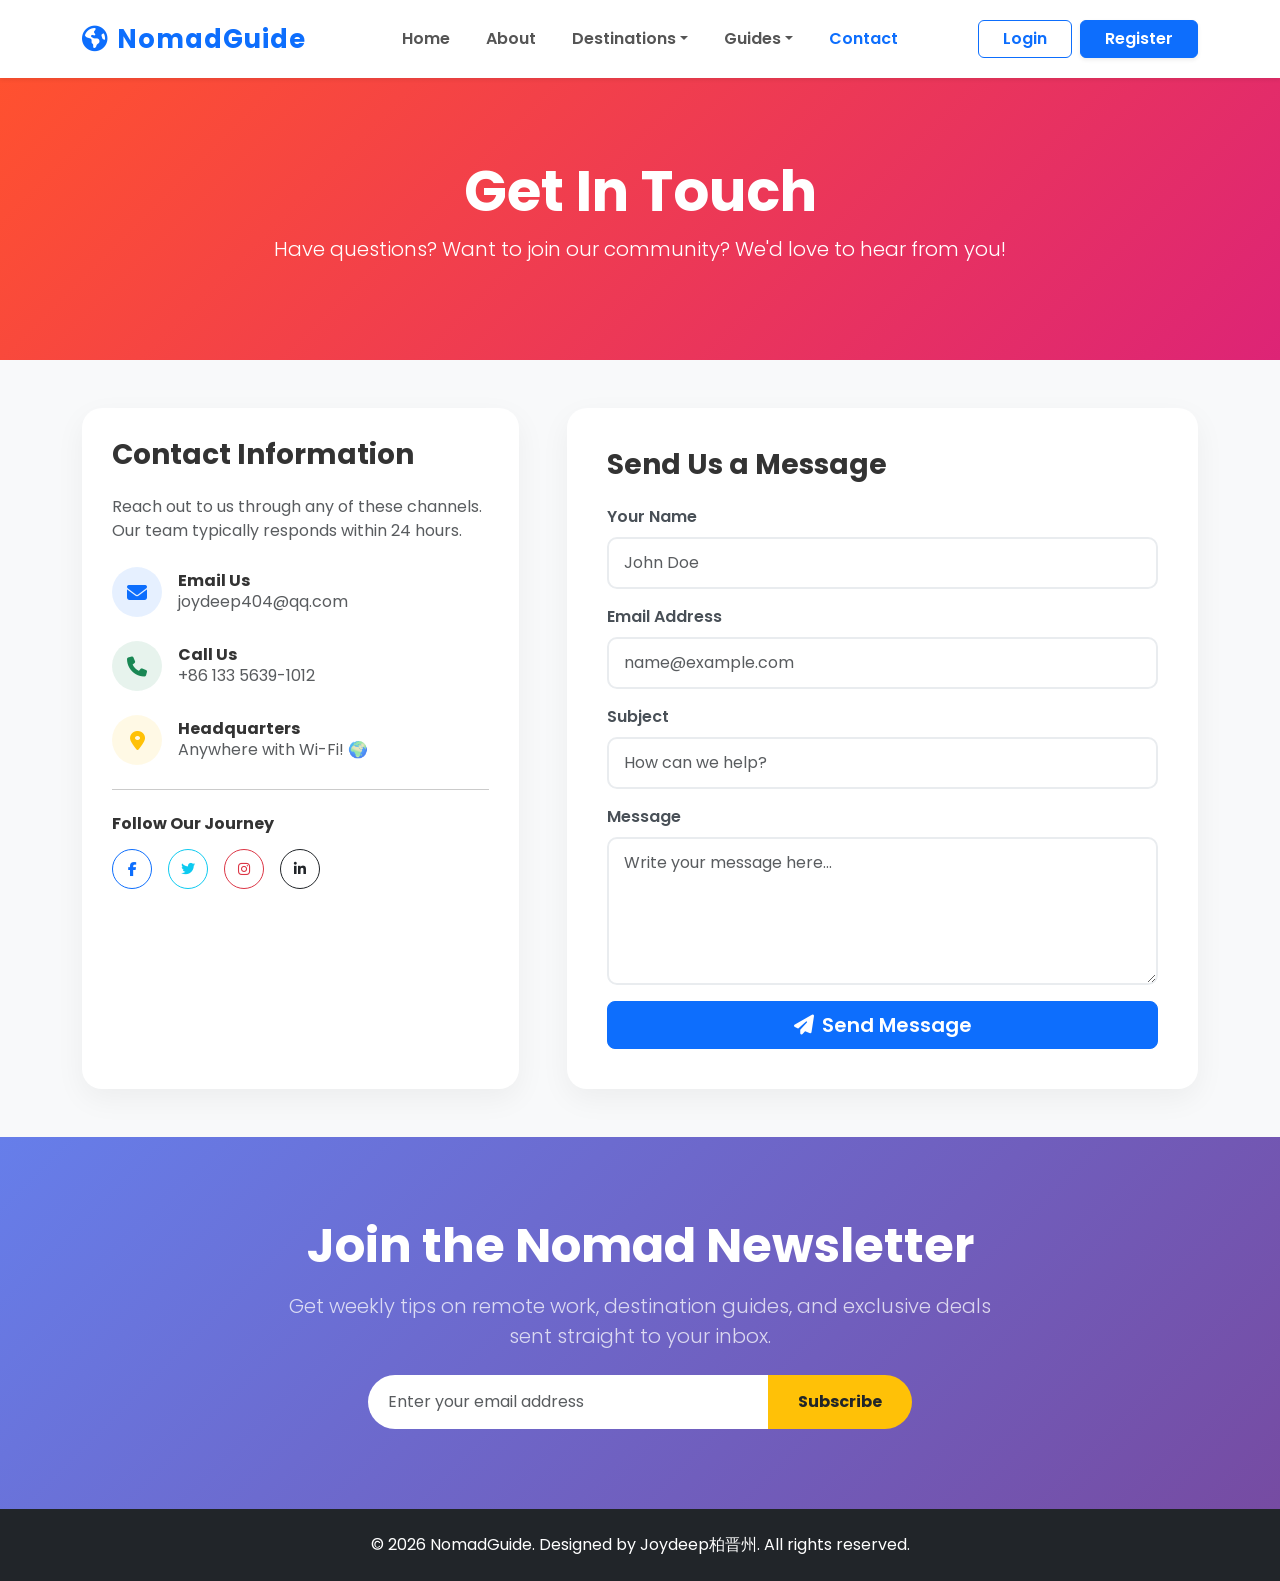
<file: contact.html>
<!DOCTYPE html>
<html lang="en">
<head>
    <meta charset="UTF-8">
    <meta name="viewport" content="width=device-width, initial-scale=1.0">
    <title>Contact Us - NomadGuide</title>
    <link href="https://cdn.jsdelivr.net/npm/bootstrap@5.3.0/dist/css/bootstrap.min.css" rel="stylesheet">
    <link rel="stylesheet" href="https://cdnjs.cloudflare.com/ajax/libs/font-awesome/6.4.0/css/all.min.css">
    <link href="https://fonts.googleapis.com/css2?family=Poppins:wght@300;400;600;700;800&display=swap" rel="stylesheet">
    <link rel="stylesheet" href="css/style.css">
</head>
<body>

    <!-- Navbar -->
    <nav class="navbar navbar-expand-lg navbar-light bg-white shadow-sm sticky-top">
        <div class="container">
            <a class="navbar-brand fw-bold text-primary" href="index.html"><i class="fas fa-globe-americas me-2"></i>NomadGuide</a>
            <button class="navbar-toggler" type="button" data-bs-toggle="collapse" data-bs-target="#mainNavbar"><span class="navbar-toggler-icon"></span></button>
            <div class="collapse navbar-collapse" id="mainNavbar">
                <ul class="navbar-nav mx-auto">
                    <li class="nav-item"><a class="nav-link fw-semibold" href="index.html">Home</a></li>
                    <li class="nav-item"><a class="nav-link fw-semibold" href="about.html">About</a></li>
                    <li class="nav-item dropdown">
                        <a class="nav-link dropdown-toggle fw-semibold" href="#" role="button" data-bs-toggle="dropdown">Destinations</a>
                        <ul class="dropdown-menu">
                            <li><a class="dropdown-item" href="europe.html">Europe</a></li>
                            <li><a class="dropdown-item" href="asia.html">Asia</a></li>
                            <li><a class="dropdown-item" href="americas.html">Americas</a></li>
                        </ul>
                    </li>
                    <li class="nav-item dropdown">
                        <a class="nav-link dropdown-toggle fw-semibold" href="#" role="button" data-bs-toggle="dropdown">Guides</a>
                        <ul class="dropdown-menu">
                            <li><a class="dropdown-item" href="gear.html">Tech & Gear</a></li>
                            <li><a class="dropdown-item" href="visa.html">Visa & Legal</a></li>
                            <li><a class="dropdown-item" href="budget.html">Budget Calculator</a></li>
                            <li><a class="dropdown-item" href="health.html">Health & Insurance</a></li>
                        </ul>
                    </li>
                    <li class="nav-item"><a class="nav-link active fw-semibold" href="contact.html">Contact</a></li>
                </ul>
                <div class="d-flex gap-2" id="auth-buttons">
                    <a href="login.html" class="btn btn-outline-primary fw-semibold px-4">Login</a>
                    <a href="register.html" class="btn btn-primary fw-semibold px-4 shadow-sm">Register</a>
                </div>
                <!-- Direct Admin Button (Always visible in navbar when logged in as admin) -->
<a href="admin-dashboard.html" id="adminDirectBtn" class="btn btn-warning fw-semibold px-3 me-2" style="display: none;">
    <i class="fas fa-cog me-1"></i> Admin Dashboard
</a>

<!-- User Profile Dropdown -->
<div class="dropdown d-none" id="user-profile">
    <button class="btn btn-light dropdown-toggle fw-semibold shadow-sm" type="button" data-bs-toggle="dropdown">
        <i class="fas fa-user-circle me-1 text-primary"></i> <span id="display-name">User</span>
    </button>
    <ul class="dropdown-menu dropdown-menu-end shadow">
        <li><a class="dropdown-item" href="#"><i class="fas fa-user me-2 text-muted"></i>My Profile</a></li>
        <li id="adminDashboardLink" style="display: none;"><a class="dropdown-item" href="admin-dashboard.html"><i class="fas fa-cog me-2 text-primary"></i>Admin Dashboard</a></li>
        <li><hr class="dropdown-divider"></li>
        <li><a class="dropdown-item text-danger fw-semibold" href="#" id="logout-btn"><i class="fas fa-sign-out-alt me-2"></i>Logout</a></li>
    </ul>
</div>
            </div>
        </div>
    </nav>

    <!-- Page Hero -->
    <section class="contact-hero">
        <div class="container">
            <h1 class="display-4 fw-bold">Get In Touch</h1>
            <p class="lead">Have questions? Want to join our community? We'd love to hear from you!</p>
        </div>
    </section>

    <!-- Contact Info & Form Section -->
    <section class="py-5 bg-light">
        <div class="container">
            <div class="row g-5">
                <!-- Left: Contact Info -->
                <div class="col-lg-5">
                    <div class="contact-info-card">
                        <h3 class="fw-bold mb-4">Contact Information</h3>
                        <p class="text-muted mb-4">Reach out to us through any of these channels. Our team typically responds within 24 hours.</p>
                        
                        <div class="d-flex align-items-center mb-4">
                            <div class="bg-primary bg-opacity-10 text-primary rounded-circle d-flex align-items-center justify-content-center me-3" style="width: 50px; height: 50px;">
                                <i class="fas fa-envelope fa-lg"></i>
                            </div>
                            <div>
                                <h6 class="fw-bold mb-0">Email Us</h6>
                                <p class="text-muted mb-0">joydeep404@qq.com</p>
                            </div>
                        </div>

                        <div class="d-flex align-items-center mb-4">
                            <div class="bg-success bg-opacity-10 text-success rounded-circle d-flex align-items-center justify-content-center me-3" style="width: 50px; height: 50px;">
                                <i class="fas fa-phone fa-lg"></i>
                            </div>
                            <div>
                                <h6 class="fw-bold mb-0">Call Us</h6>
                                <p class="text-muted mb-0">+86 133 5639-1012</p>
                            </div>
                        </div>

                        <div class="d-flex align-items-center mb-4">
                            <div class="bg-warning bg-opacity-10 text-warning rounded-circle d-flex align-items-center justify-content-center me-3" style="width: 50px; height: 50px;">
                                <i class="fas fa-map-marker-alt fa-lg"></i>
                            </div>
                            <div>
                                <h6 class="fw-bold mb-0">Headquarters</h6>
                                <p class="text-muted mb-0">Anywhere with Wi-Fi! 🌍</p>
                            </div>
                        </div>

                        <hr class="my-4">
                        <h6 class="fw-bold mb-3">Follow Our Journey</h6>
                        <div class="d-flex gap-3">
                            <a href="#" class="btn btn-outline-primary btn-sm rounded-circle" style="width: 40px; height: 40px; display: flex; align-items: center; justify-content: center;"><i class="fab fa-facebook-f"></i></a>
                            <a href="#" class="btn btn-outline-info btn-sm rounded-circle" style="width: 40px; height: 40px; display: flex; align-items: center; justify-content: center;"><i class="fab fa-twitter"></i></a>
                            <a href="#" class="btn btn-outline-danger btn-sm rounded-circle" style="width: 40px; height: 40px; display: flex; align-items: center; justify-content: center;"><i class="fab fa-instagram"></i></a>
                            <a href="#" class="btn btn-outline-dark btn-sm rounded-circle" style="width: 40px; height: 40px; display: flex; align-items: center; justify-content: center;"><i class="fab fa-linkedin-in"></i></a>
                        </div>
                    </div>
                </div>

                <!-- Right: Contact Form -->
                <div class="col-lg-7">
                    <div class="contact-form-card">
                        <h3 class="fw-bold mb-4">Send Us a Message</h3>
                        <form id="contactForm">
                            <div class="mb-3">
                                <label class="form-label fw-semibold">Your Name</label>
                                <input type="text" class="form-control" id="contactName" placeholder="John Doe" required>
                            </div>
                            <div class="mb-3">
                                <label class="form-label fw-semibold">Email Address</label>
                                <input type="email" class="form-control" id="contactEmail" placeholder="name@example.com" required>
                            </div>
                            <div class="mb-3">
                                <label class="form-label fw-semibold">Subject</label>
                                <input type="text" class="form-control" id="contactSubject" placeholder="How can we help?" required>
                            </div>
                            <div class="mb-3">
                                <label class="form-label fw-semibold">Message</label>
                                <textarea class="form-control" id="contactMessage" rows="5" placeholder="Write your message here..." required></textarea>
                            </div>
                            <button type="submit" class="btn btn-primary btn-lg w-100 fw-semibold hover-lift">
                                <i class="fas fa-paper-plane me-2"></i>Send Message
                            </button>
                            <div id="contactAlert" class="alert mt-3 d-none" role="alert"></div>
                        </form>
                    </div>
                </div>
            </div>
        </div>
    </section>

    <!-- Newsletter Section -->
    <section class="newsletter-section">
        <div class="container">
            <div class="row justify-content-center">
                <div class="col-lg-8">
                    <h2 class="fw-bold display-5 mb-3">Join the Nomad Newsletter</h2>
                    <p class="lead opacity-75 mb-4">Get weekly tips on remote work, destination guides, and exclusive deals sent straight to your inbox.</p>
                    <form class="d-flex justify-content-center newsletter-form" id="newsletterForm">
                        <input type="email" class="form-control" id="newsletterEmail" placeholder="Enter your email address" required style="max-width: 400px;">
                        <button type="submit" class="btn btn-warning fw-bold text-dark">Subscribe</button>
                    </form>
                    <div id="newsletterAlert" class="alert mt-3 d-none" role="alert"></div>
                </div>
            </div>
        </div>
    </section>

    <!-- Footer -->
    <footer class="bg-dark text-white py-4 mt-0">
        <div class="container text-center">
            <p class="mb-0">&copy; 2026 NomadGuide. Designed by Joydeep柏晋州. All rights reserved.</p>
        </div>
    </footer>

    <script src="https://cdn.jsdelivr.net/npm/bootstrap@5.3.0/dist/js/bootstrap.bundle.min.js"></script>
    <script src="js/main.js"></script>
</body>
</html>
</file>
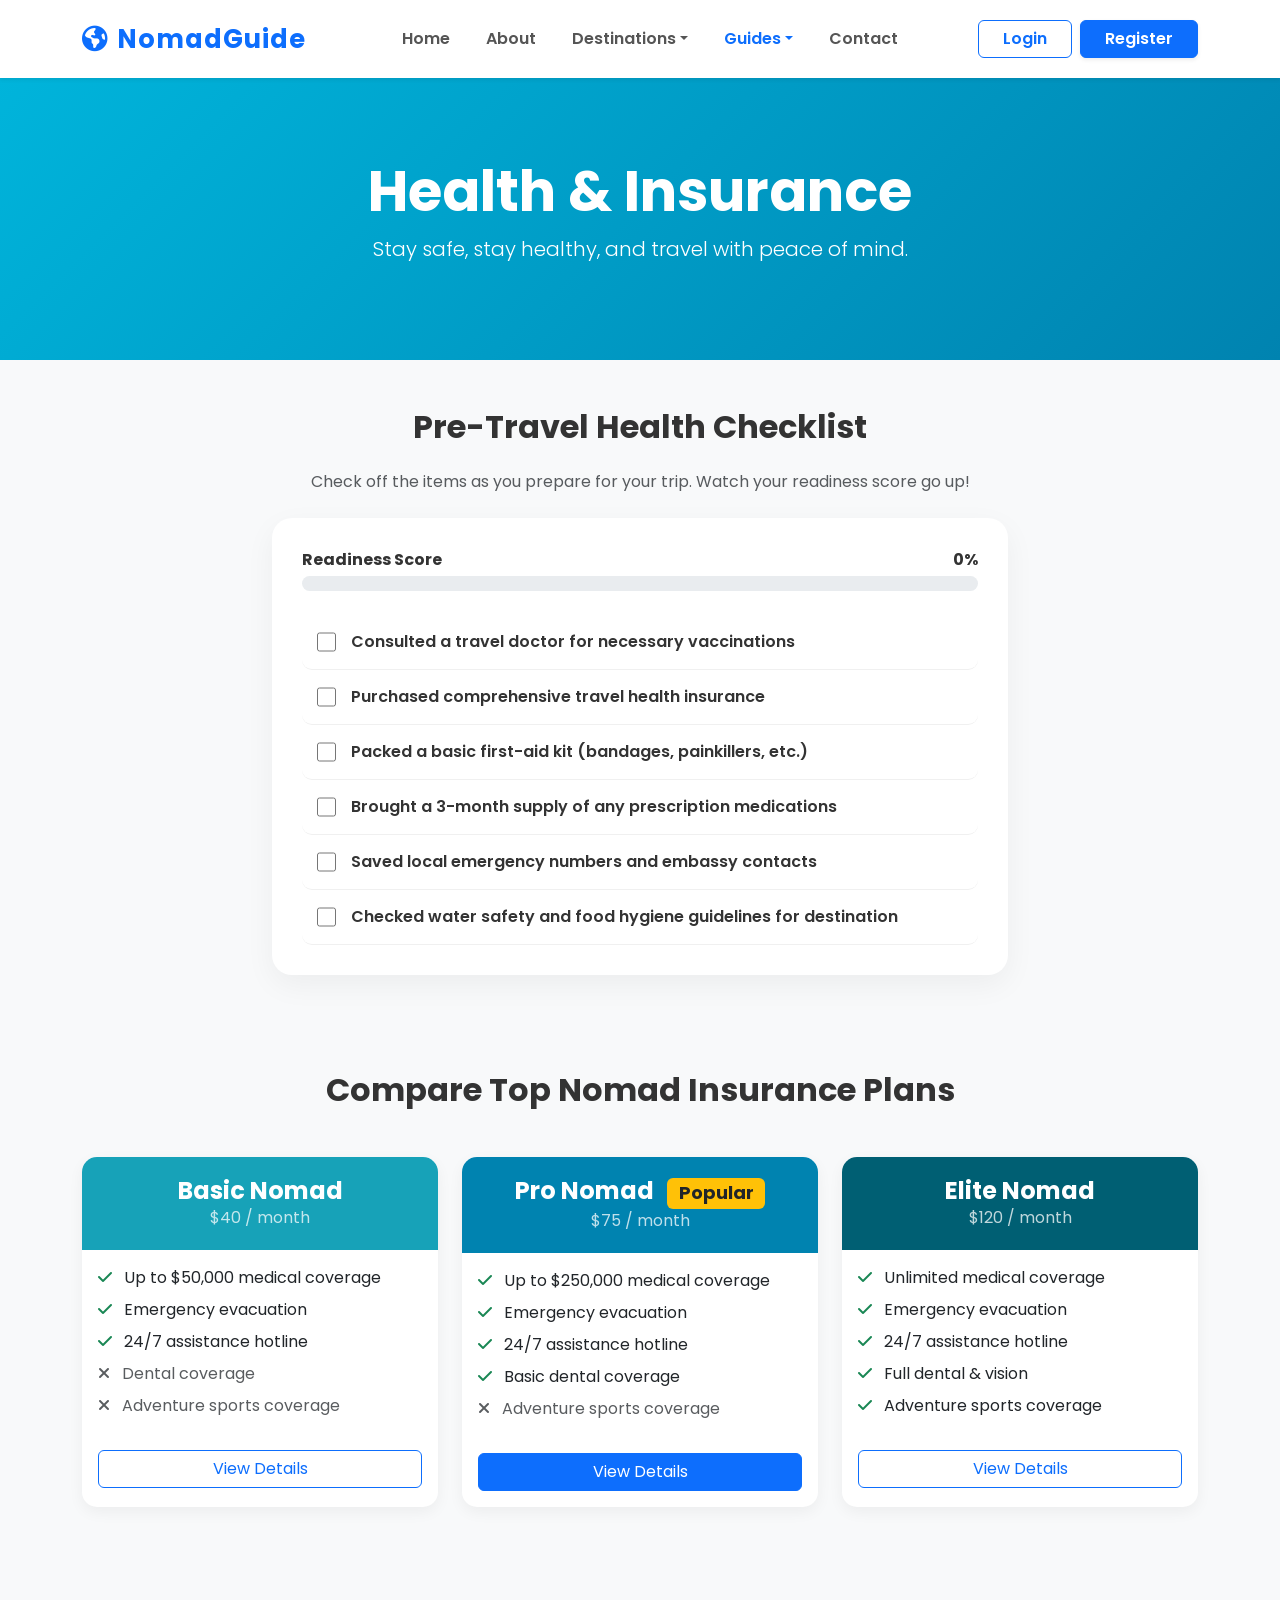
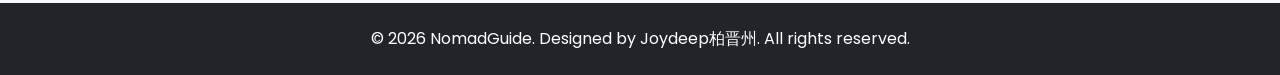
<file: health.html>
<!DOCTYPE html>
<html lang="en">
<head>
    <meta charset="UTF-8">
    <meta name="viewport" content="width=device-width, initial-scale=1.0">
    <title>Health & Insurance - NomadGuide</title>
    <link href="https://cdn.jsdelivr.net/npm/bootstrap@5.3.0/dist/css/bootstrap.min.css" rel="stylesheet">
    <link rel="stylesheet" href="https://cdnjs.cloudflare.com/ajax/libs/font-awesome/6.4.0/css/all.min.css">
    <link href="https://fonts.googleapis.com/css2?family=Poppins:wght@300;400;600;700;800&display=swap" rel="stylesheet">
    <link rel="stylesheet" href="css/style.css">
</head>
<body>

    <!-- Navbar -->
    <nav class="navbar navbar-expand-lg navbar-light bg-white shadow-sm sticky-top">
        <div class="container">
            <a class="navbar-brand fw-bold text-primary" href="index.html"><i class="fas fa-globe-americas me-2"></i>NomadGuide</a>
            <button class="navbar-toggler" type="button" data-bs-toggle="collapse" data-bs-target="#mainNavbar"><span class="navbar-toggler-icon"></span></button>
            <div class="collapse navbar-collapse" id="mainNavbar">
                <ul class="navbar-nav mx-auto">
                    <li class="nav-item"><a class="nav-link fw-semibold" href="index.html">Home</a></li>
                    <li class="nav-item"><a class="nav-link fw-semibold" href="about.html">About</a></li>
                    <li class="nav-item dropdown">
                        <a class="nav-link dropdown-toggle fw-semibold" href="#" role="button" data-bs-toggle="dropdown">Destinations</a>
                        <ul class="dropdown-menu">
                            <li><a class="dropdown-item" href="europe.html">Europe</a></li>
                            <li><a class="dropdown-item" href="asia.html">Asia</a></li>
                            <li><a class="dropdown-item" href="americas.html">Americas</a></li>
                        </ul>
                    </li>
                    <li class="nav-item dropdown">
                        <a class="nav-link dropdown-toggle active fw-semibold" href="#" role="button" data-bs-toggle="dropdown">Guides</a>
                        <ul class="dropdown-menu">
                            <li><a class="dropdown-item" href="gear.html">Tech & Gear</a></li>
                            <li><a class="dropdown-item" href="visa.html">Visa & Legal</a></li>
                            <li><a class="dropdown-item" href="budget.html">Budget Calculator</a></li>
                            <li><a class="dropdown-item" href="health.html">Health & Insurance</a></li>
                        </ul>
                    </li>
                    <li class="nav-item"><a class="nav-link fw-semibold" href="contact.html">Contact</a></li>
                </ul>
                <div class="d-flex gap-2" id="auth-buttons">
                    <a href="login.html" class="btn btn-outline-primary fw-semibold px-4">Login</a>
                    <a href="register.html" class="btn btn-primary fw-semibold px-4 shadow-sm">Register</a>
                </div>
                <!-- Direct Admin Button (Always visible in navbar when logged in as admin) -->
<a href="admin-dashboard.html" id="adminDirectBtn" class="btn btn-warning fw-semibold px-3 me-2" style="display: none;">
    <i class="fas fa-cog me-1"></i> Admin Dashboard
</a>

<!-- User Profile Dropdown -->
<div class="dropdown d-none" id="user-profile">
    <button class="btn btn-light dropdown-toggle fw-semibold shadow-sm" type="button" data-bs-toggle="dropdown">
        <i class="fas fa-user-circle me-1 text-primary"></i> <span id="display-name">User</span>
    </button>
    <ul class="dropdown-menu dropdown-menu-end shadow">
        <li><a class="dropdown-item" href="#"><i class="fas fa-user me-2 text-muted"></i>My Profile</a></li>
        <li id="adminDashboardLink" style="display: none;"><a class="dropdown-item" href="admin-dashboard.html"><i class="fas fa-cog me-2 text-primary"></i>Admin Dashboard</a></li>
        <li><hr class="dropdown-divider"></li>
        <li><a class="dropdown-item text-danger fw-semibold" href="#" id="logout-btn"><i class="fas fa-sign-out-alt me-2"></i>Logout</a></li>
    </ul>
</div>
            </div>
        </div>
    </nav>

    <!-- Page Hero -->
    <section class="health-hero">
        <div class="container">
            <h1 class="display-4 fw-bold">Health & Insurance</h1>
            <p class="lead">Stay safe, stay healthy, and travel with peace of mind.</p>
        </div>
    </section>

    <!-- Interactive Pre-Travel Checklist -->
    <section class="py-5 bg-light">
        <div class="container">
            <div class="row justify-content-center">
                <div class="col-lg-8">
                    <h2 class="fw-bold text-center mb-4">Pre-Travel Health Checklist</h2>
                    <p class="text-center text-muted mb-4">Check off the items as you prepare for your trip. Watch your readiness score go up!</p>
                    
                    <div class="checklist-container">
                        <!-- Progress Bar -->
                        <div class="mb-4">
                            <div class="d-flex justify-content-between mb-1">
                                <span class="fw-bold">Readiness Score</span>
                                <span class="fw-bold" id="readinessText">0%</span>
                            </div>
                            <div class="progress">
                                <div class="progress-bar" id="readinessBar" role="progressbar" style="width: 0%"></div>
                            </div>
                        </div>

                        <!-- Checklist Items -->
                        <div class="checklist-item" onclick="toggleCheck(this)">
                            <input type="checkbox" id="check1">
                            <label for="check1" class="mb-0 w-100 fw-semibold">Consulted a travel doctor for necessary vaccinations</label>
                        </div>
                        <div class="checklist-item" onclick="toggleCheck(this)">
                            <input type="checkbox" id="check2">
                            <label for="check2" class="mb-0 w-100 fw-semibold">Purchased comprehensive travel health insurance</label>
                        </div>
                        <div class="checklist-item" onclick="toggleCheck(this)">
                            <input type="checkbox" id="check3">
                            <label for="check3" class="mb-0 w-100 fw-semibold">Packed a basic first-aid kit (bandages, painkillers, etc.)</label>
                        </div>
                        <div class="checklist-item" onclick="toggleCheck(this)">
                            <input type="checkbox" id="check4">
                            <label for="check4" class="mb-0 w-100 fw-semibold">Brought a 3-month supply of any prescription medications</label>
                        </div>
                        <div class="checklist-item" onclick="toggleCheck(this)">
                            <input type="checkbox" id="check5">
                            <label for="check5" class="mb-0 w-100 fw-semibold">Saved local emergency numbers and embassy contacts</label>
                        </div>
                        <div class="checklist-item" onclick="toggleCheck(this)">
                            <input type="checkbox" id="check6">
                            <label for="check6" class="mb-0 w-100 fw-semibold">Checked water safety and food hygiene guidelines for destination</label>
                        </div>
                    </div>
                </div>
            </div>
        </div>
    </section>

    <!-- Insurance Comparison Section -->
    <section class="py-5">
        <div class="container">
            <h2 class="fw-bold text-center mb-5">Compare Top Nomad Insurance Plans</h2>
            <div class="row g-4">
                <!-- Plan 1 -->
                <div class="col-md-4">
                    <div class="card insurance-card h-100">
                        <div class="insurance-header bg-plan-1">
                            <h4 class="fw-bold mb-0">Basic Nomad</h4>
                            <p class="mb-0 opacity-75">$40 / month</p>
                        </div>
                        <div class="card-body">
                            <ul class="list-unstyled">
                                <li class="mb-2"><i class="fas fa-check text-success me-2"></i> Up to $50,000 medical coverage</li>
                                <li class="mb-2"><i class="fas fa-check text-success me-2"></i> Emergency evacuation</li>
                                <li class="mb-2"><i class="fas fa-check text-success me-2"></i> 24/7 assistance hotline</li>
                                <li class="mb-2 text-muted"><i class="fas fa-times me-2"></i> Dental coverage</li>
                                <li class="mb-2 text-muted"><i class="fas fa-times me-2"></i> Adventure sports coverage</li>
                            </ul>
                            <button class="btn btn-outline-primary w-100 mt-3 view-details-btn" data-bs-toggle="modal" data-bs-target="#insuranceModal" data-plan="basic">View Details</button>
                        </div>
                    </div>
                </div>
                <!-- Plan 2 (Featured) -->
                <div class="col-md-4">
                    <div class="card insurance-card h-100 border-primary border-2">
                        <div class="insurance-header bg-plan-2">
                            <h4 class="fw-bold mb-0">Pro Nomad <span class="badge bg-warning text-dark ms-2">Popular</span></h4>
                            <p class="mb-0 opacity-75">$75 / month</p>
                        </div>
                        <div class="card-body">
                            <ul class="list-unstyled">
                                <li class="mb-2"><i class="fas fa-check text-success me-2"></i> Up to $250,000 medical coverage</li>
                                <li class="mb-2"><i class="fas fa-check text-success me-2"></i> Emergency evacuation</li>
                                <li class="mb-2"><i class="fas fa-check text-success me-2"></i> 24/7 assistance hotline</li>
                                <li class="mb-2"><i class="fas fa-check text-success me-2"></i> Basic dental coverage</li>
                                <li class="mb-2 text-muted"><i class="fas fa-times me-2"></i> Adventure sports coverage</li>
                            </ul>
                            <button class="btn btn-primary w-100 mt-3 view-details-btn" data-bs-toggle="modal" data-bs-target="#insuranceModal" data-plan="pro">View Details</button>
                        </div>
                    </div>
                </div>
                <!-- Plan 3 -->
                <div class="col-md-4">
                    <div class="card insurance-card h-100">
                        <div class="insurance-header bg-plan-3">
                            <h4 class="fw-bold mb-0">Elite Nomad</h4>
                            <p class="mb-0 opacity-75">$120 / month</p>
                        </div>
                        <div class="card-body">
                            <ul class="list-unstyled">
                                <li class="mb-2"><i class="fas fa-check text-success me-2"></i> Unlimited medical coverage</li>
                                <li class="mb-2"><i class="fas fa-check text-success me-2"></i> Emergency evacuation</li>
                                <li class="mb-2"><i class="fas fa-check text-success me-2"></i> 24/7 assistance hotline</li>
                                <li class="mb-2"><i class="fas fa-check text-success me-2"></i> Full dental & vision</li>
                                <li class="mb-2"><i class="fas fa-check text-success me-2"></i> Adventure sports coverage</li>
                            </ul>
                            <button class="btn btn-outline-primary w-100 mt-3 view-details-btn" data-bs-toggle="modal" data-bs-target="#insuranceModal" data-plan="elite">View Details</button>
                        </div>
                    </div>
                </div>
            </div>
        </div>
    </section>
        <!-- Insurance Details Modal (Hidden by default) -->
    <div class="modal fade" id="insuranceModal" tabindex="-1" aria-hidden="true">
        <div class="modal-dialog modal-dialog-centered">
            <div class="modal-content">
                <div class="modal-header bg-light">
                    <h5 class="modal-title fw-bold text-primary" id="modalTitle">Plan Details</h5>
                    <button type="button" class="btn-close" data-bs-dismiss="modal" aria-label="Close"></button>
                </div>
                <div class="modal-body p-4">
                    <p class="fs-5 text-muted" id="modalBody">Loading details...</p>
                </div>
                <div class="modal-footer">
                    <button type="button" class="btn btn-secondary" data-bs-dismiss="modal">Close</button>
                    <button type="button" class="btn btn-success" onclick="alert('You can contact our agent at: joydeep404@qq.com')"><i class="fas fa-envelope me-2"></i>Contact Agent</button>
                </div>
            </div>
        </div>
    </div>

    <!-- Footer -->
    <footer class="bg-dark text-white py-4 mt-5">
        <div class="container text-center">
            <p class="mb-0">&copy; 2026 NomadGuide. Designed by Joydeep柏晋州. All rights reserved.</p>
        </div>
    </footer>

    <script src="https://cdn.jsdelivr.net/npm/bootstrap@5.3.0/dist/js/bootstrap.bundle.min.js"></script>
    <script src="js/main.js"></script>
</body>
</html>
</file>
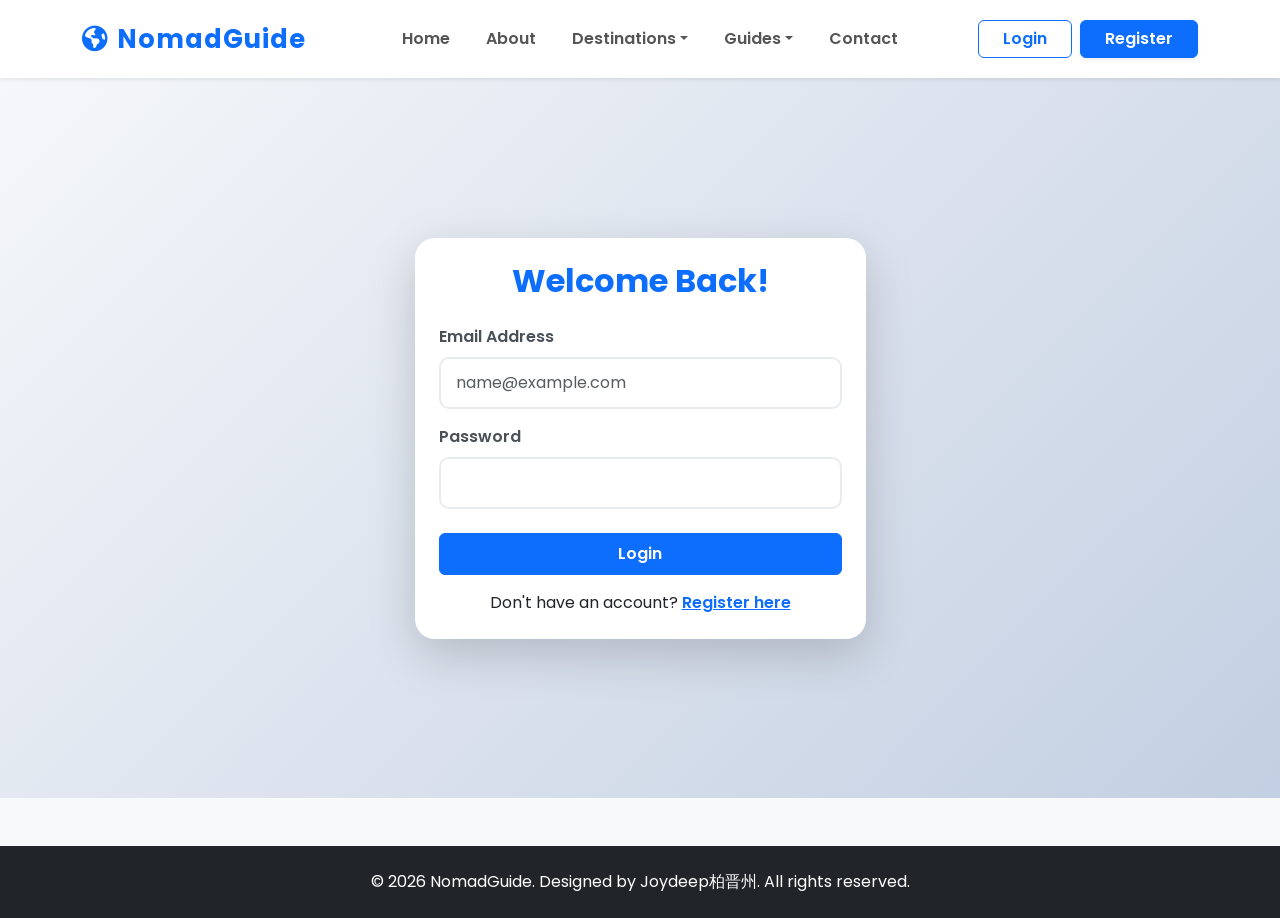
<file: login.html>
<!DOCTYPE html>
<html lang="en">
<head>
    <meta charset="UTF-8">
    <meta name="viewport" content="width=device-width, initial-scale=1.0">
    <title>Login - NomadGuide</title>
    <link href="https://cdn.jsdelivr.net/npm/bootstrap@5.3.0/dist/css/bootstrap.min.css" rel="stylesheet">
    <link rel="stylesheet" href="https://cdnjs.cloudflare.com/ajax/libs/font-awesome/6.4.0/css/all.min.css">
    <link href="https://fonts.googleapis.com/css2?family=Poppins:wght@300;400;600;700;800&display=swap" rel="stylesheet">
    <link rel="stylesheet" href="css/style.css">
</head>
<body>

    <!-- Navbar -->
    <nav class="navbar navbar-expand-lg navbar-light bg-white shadow-sm sticky-top">
        <div class="container">
            <a class="navbar-brand fw-bold text-primary" href="index.html"><i class="fas fa-globe-americas me-2"></i>NomadGuide</a>
            <button class="navbar-toggler" type="button" data-bs-toggle="collapse" data-bs-target="#mainNavbar"><span class="navbar-toggler-icon"></span></button>
            <div class="collapse navbar-collapse" id="mainNavbar">
                <ul class="navbar-nav mx-auto">
                    <li class="nav-item"><a class="nav-link fw-semibold" href="index.html">Home</a></li>
                    <li class="nav-item"><a class="nav-link fw-semibold" href="about.html">About</a></li>
                    <li class="nav-item dropdown">
                        <a class="nav-link dropdown-toggle fw-semibold" href="#" role="button" data-bs-toggle="dropdown">Destinations</a>
                        <ul class="dropdown-menu">
                            <li><a class="dropdown-item" href="europe.html">Europe</a></li>
                            <li><a class="dropdown-item" href="asia.html">Asia</a></li>
                            <li><a class="dropdown-item" href="americas.html">Americas</a></li>
                        </ul>
                    </li>
                    <li class="nav-item dropdown">
                        <a class="nav-link dropdown-toggle fw-semibold" href="#" role="button" data-bs-toggle="dropdown">Guides</a>
                        <ul class="dropdown-menu">
                            <li><a class="dropdown-item" href="gear.html">Tech & Gear</a></li>
                            <li><a class="dropdown-item" href="visa.html">Visa & Legal</a></li>
                            <li><a class="dropdown-item" href="budget.html">Budget Calculator</a></li>
                            <li><a class="dropdown-item" href="health.html">Health & Insurance</a></li>
                        </ul>
                    </li>
                    <li class="nav-item"><a class="nav-link fw-semibold" href="contact.html">Contact</a></li>
                </ul>
                <div class="d-flex gap-2" id="auth-buttons">
    <a href="login.html" class="btn btn-outline-primary fw-semibold px-4">Login</a>
    <a href="register.html" class="btn btn-primary fw-semibold px-4 shadow-sm">Register</a>
</div>
<!-- Direct Admin Button (Always visible in navbar when logged in as admin) -->
<a href="admin-dashboard.html" id="adminDirectBtn" class="btn btn-warning fw-semibold px-3 me-2" style="display: none;">
    <i class="fas fa-cog me-1"></i> Admin Dashboard
</a>

<!-- User Profile Dropdown -->
<div class="dropdown d-none" id="user-profile">
    <button class="btn btn-light dropdown-toggle fw-semibold shadow-sm" type="button" data-bs-toggle="dropdown">
        <i class="fas fa-user-circle me-1 text-primary"></i> <span id="display-name">User</span>
    </button>
    <ul class="dropdown-menu dropdown-menu-end shadow">
        <li><a class="dropdown-item" href="#"><i class="fas fa-user me-2 text-muted"></i>My Profile</a></li>
        <li id="adminDashboardLink" style="display: none;"><a class="dropdown-item" href="admin-dashboard.html"><i class="fas fa-cog me-2 text-primary"></i>Admin Dashboard</a></li>
        <li><hr class="dropdown-divider"></li>
        <li><a class="dropdown-item text-danger fw-semibold" href="#" id="logout-btn"><i class="fas fa-sign-out-alt me-2"></i>Logout</a></li>
    </ul>
</div>
            </div>
        </div>
    </nav>

    <!-- Login Form -->
    <section class="auth-section">
        <div class="container">
            <div class="row justify-content-center">
                <div class="col-md-6 col-lg-5">
                    <div class="card auth-card shadow-lg border-0 p-4">
                        <h2 class="text-center fw-bold text-primary mb-4">Welcome Back!</h2>
                        
                        <!-- Alert Box for Messages -->
                        <div id="loginAlert" class="alert custom-alert" role="alert"></div>

                        <form id="loginForm">
                            <div class="mb-3">
                                <label class="form-label fw-semibold">Email Address</label>
                                <input type="email" class="form-control" id="loginEmail" placeholder="name@example.com" required>
                            </div>
                            <div class="mb-3">
                                <label class="form-label fw-semibold">Password</label>
                                <input type="password" class="form-control" id="loginPassword" required>
                            </div>
                            <button type="submit" class="btn btn-primary w-100 fw-semibold py-2 hover-lift mt-2">Login</button>
                            <p class="text-center mt-3 mb-0">Don't have an account? <a href="register.html" class="text-primary fw-semibold">Register here</a></p>
                        </form>
                    </div>
                </div>
            </div>
        </div>
    </section>

    <!-- Footer -->
    <footer class="bg-dark text-white py-4 mt-5">
        <div class="container text-center">
            <p class="mb-0">&copy; 2026 NomadGuide. Designed by Joydeep柏晋州. All rights reserved.</p>
        </div>
    </footer>

    <script src="https://cdn.jsdelivr.net/npm/bootstrap@5.3.0/dist/js/bootstrap.bundle.min.js"></script>
    <script src="js/main.js"></script>
</body>
</html>
</file>
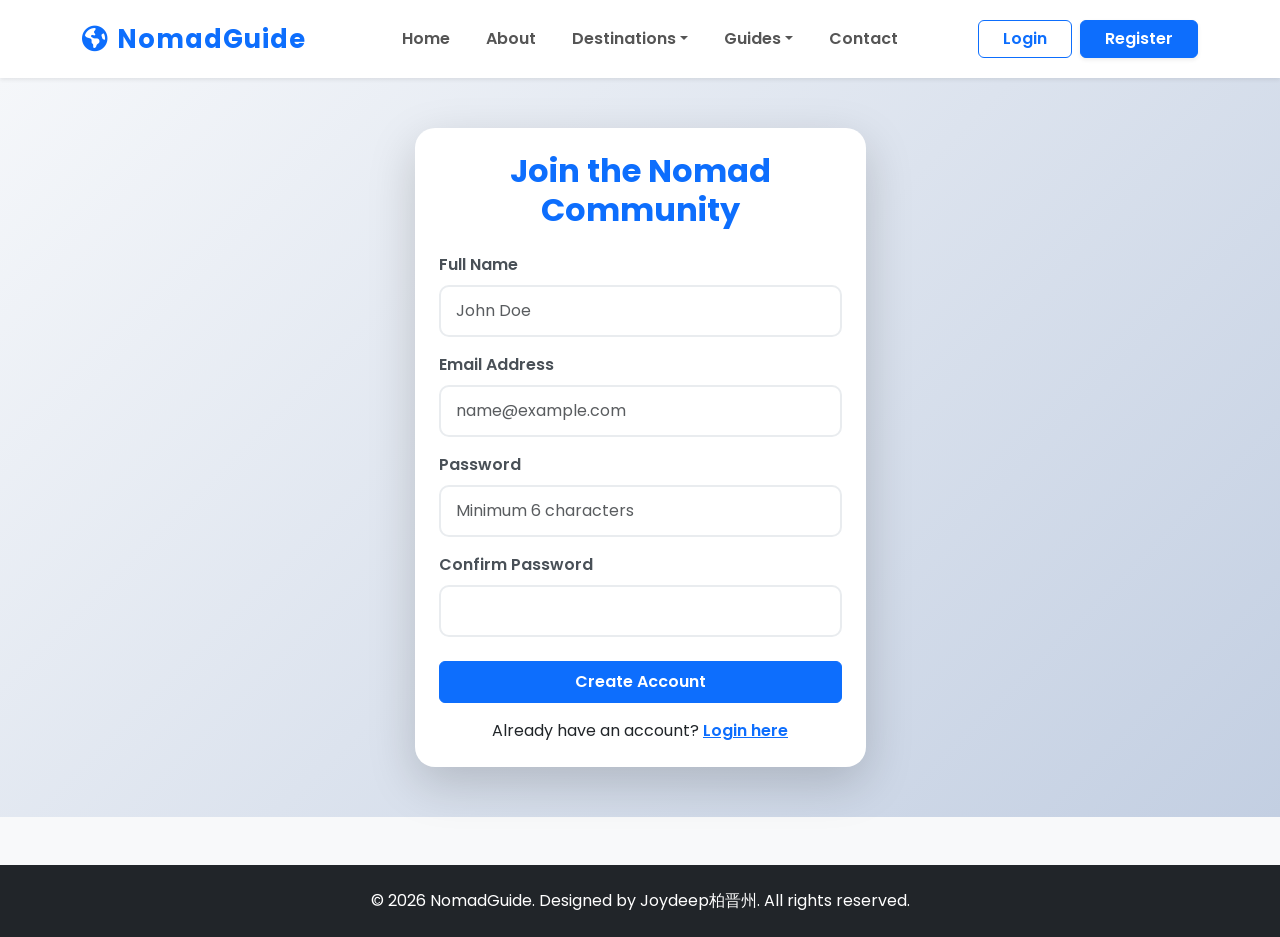
<file: register.html>
<!DOCTYPE html>
<html lang="en">
<head>
    <meta charset="UTF-8">
    <meta name="viewport" content="width=device-width, initial-scale=1.0">
    <title>Register - NomadGuide</title>
    <link href="https://cdn.jsdelivr.net/npm/bootstrap@5.3.0/dist/css/bootstrap.min.css" rel="stylesheet">
    <link rel="stylesheet" href="https://cdnjs.cloudflare.com/ajax/libs/font-awesome/6.4.0/css/all.min.css">
    <link href="https://fonts.googleapis.com/css2?family=Poppins:wght@300;400;600;700;800&display=swap" rel="stylesheet">
    <link rel="stylesheet" href="css/style.css">
</head>
<body>

    <!-- Navbar -->
    <nav class="navbar navbar-expand-lg navbar-light bg-white shadow-sm sticky-top">
        <div class="container">
            <a class="navbar-brand fw-bold text-primary" href="index.html"><i class="fas fa-globe-americas me-2"></i>NomadGuide</a>
            <button class="navbar-toggler" type="button" data-bs-toggle="collapse" data-bs-target="#mainNavbar"><span class="navbar-toggler-icon"></span></button>
            <div class="collapse navbar-collapse" id="mainNavbar">
                <ul class="navbar-nav mx-auto">
                    <li class="nav-item"><a class="nav-link fw-semibold" href="index.html">Home</a></li>
                    <li class="nav-item"><a class="nav-link fw-semibold" href="about.html">About</a></li>
                    <li class="nav-item dropdown">
                        <a class="nav-link dropdown-toggle fw-semibold" href="#" role="button" data-bs-toggle="dropdown">Destinations</a>
                        <ul class="dropdown-menu">
                            <li><a class="dropdown-item" href="europe.html">Europe</a></li>
                            <li><a class="dropdown-item" href="asia.html">Asia</a></li>
                            <li><a class="dropdown-item" href="americas.html">Americas</a></li>
                        </ul>
                    </li>
                    <li class="nav-item dropdown">
                        <a class="nav-link dropdown-toggle fw-semibold" href="#" role="button" data-bs-toggle="dropdown">Guides</a>
                        <ul class="dropdown-menu">
                            <li><a class="dropdown-item" href="gear.html">Tech & Gear</a></li>
                            <li><a class="dropdown-item" href="visa.html">Visa & Legal</a></li>
                            <li><a class="dropdown-item" href="budget.html">Budget Calculator</a></li>
                            <li><a class="dropdown-item" href="health.html">Health & Insurance</a></li>
                        </ul>
                    </li>
                    <li class="nav-item"><a class="nav-link fw-semibold" href="contact.html">Contact</a></li>
                </ul>
                <div class="d-flex gap-2" id="auth-buttons">
    <a href="login.html" class="btn btn-outline-primary fw-semibold px-4">Login</a>
    <a href="register.html" class="btn btn-primary fw-semibold px-4 shadow-sm">Register</a>
</div>
<!-- Direct Admin Button (Always visible in navbar when logged in as admin) -->
<a href="admin-dashboard.html" id="adminDirectBtn" class="btn btn-warning fw-semibold px-3 me-2" style="display: none;">
    <i class="fas fa-cog me-1"></i> Admin Dashboard
</a>

<!-- User Profile Dropdown -->
<div class="dropdown d-none" id="user-profile">
    <button class="btn btn-light dropdown-toggle fw-semibold shadow-sm" type="button" data-bs-toggle="dropdown">
        <i class="fas fa-user-circle me-1 text-primary"></i> <span id="display-name">User</span>
    </button>
    <ul class="dropdown-menu dropdown-menu-end shadow">
        <li><a class="dropdown-item" href="#"><i class="fas fa-user me-2 text-muted"></i>My Profile</a></li>
        <li id="adminDashboardLink" style="display: none;"><a class="dropdown-item" href="admin-dashboard.html"><i class="fas fa-cog me-2 text-primary"></i>Admin Dashboard</a></li>
        <li><hr class="dropdown-divider"></li>
        <li><a class="dropdown-item text-danger fw-semibold" href="#" id="logout-btn"><i class="fas fa-sign-out-alt me-2"></i>Logout</a></li>
    </ul>
</div>
            </div>
        </div>
    </nav>

    <!-- Registration Form -->
    <section class="auth-section">
        <div class="container">
            <div class="row justify-content-center">
                <div class="col-md-6 col-lg-5">
                    <div class="card auth-card shadow-lg border-0 p-4">
                        <h2 class="text-center fw-bold text-primary mb-4">Join the Nomad Community</h2>
                        
                        <!-- Alert Box for Messages -->
                        <div id="regAlert" class="alert custom-alert" role="alert"></div>

                        <form id="registerForm">
                            <div class="mb-3">
                                <label class="form-label fw-semibold">Full Name</label>
                                <input type="text" class="form-control" id="regName" placeholder="John Doe" required>
                            </div>
                            <div class="mb-3">
                                <label class="form-label fw-semibold">Email Address</label>
                                <input type="email" class="form-control" id="regEmail" placeholder="name@example.com" required>
                            </div>
                            <div class="mb-3">
                                <label class="form-label fw-semibold">Password</label>
                                <input type="password" class="form-control" id="regPassword" placeholder="Minimum 6 characters" required>
                            </div>
                            <div class="mb-3">
                                <label class="form-label fw-semibold">Confirm Password</label>
                                <input type="password" class="form-control" id="regConfirmPassword" required>
                            </div>
                            <button type="submit" class="btn btn-primary w-100 fw-semibold py-2 hover-lift mt-2">Create Account</button>
                            <p class="text-center mt-3 mb-0">Already have an account? <a href="login.html" class="text-primary fw-semibold">Login here</a></p>
                        </form>
                    </div>
                </div>
            </div>
        </div>
    </section>

    <!-- Footer -->
    <footer class="bg-dark text-white py-4 mt-5">
        <div class="container text-center">
            <p class="mb-0">&copy; 2026 NomadGuide. Designed by Joydeep柏晋州. All rights reserved.</p>
        </div>
    </footer>

    <script src="https://cdn.jsdelivr.net/npm/bootstrap@5.3.0/dist/js/bootstrap.bundle.min.js"></script>
    <script src="js/main.js"></script>
</body>
</html>
</file>
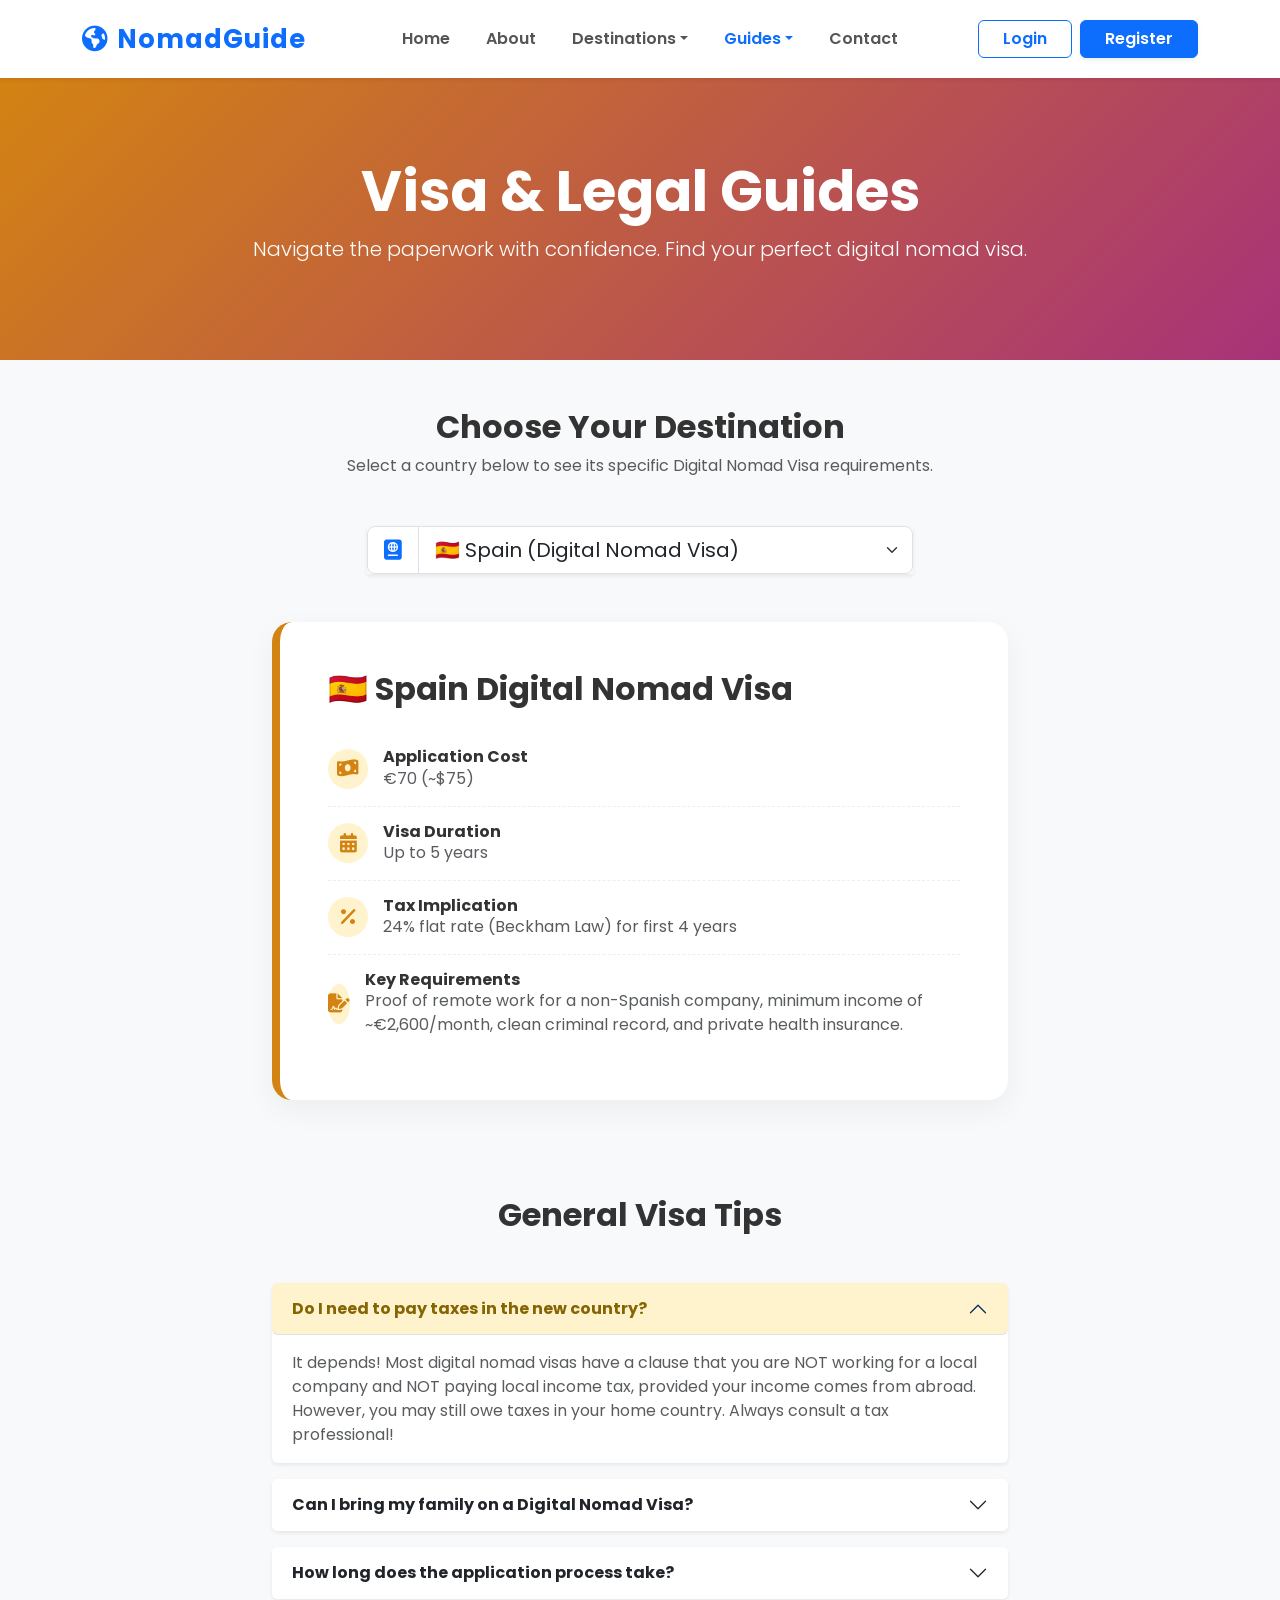
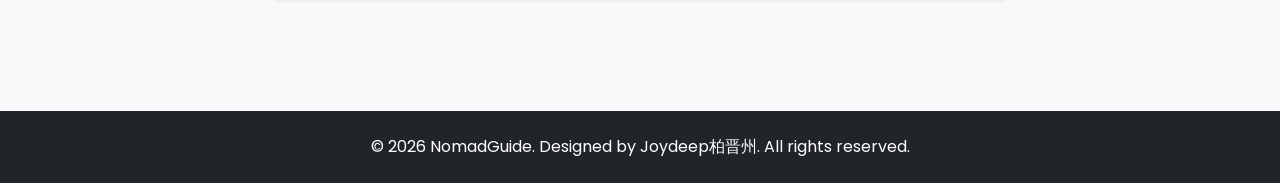
<file: visa.html>
<!DOCTYPE html>
<html lang="en">
<head>
    <meta charset="UTF-8">
    <meta name="viewport" content="width=device-width, initial-scale=1.0">
    <title>Visa & Legal - NomadGuide</title>
    <link href="https://cdn.jsdelivr.net/npm/bootstrap@5.3.0/dist/css/bootstrap.min.css" rel="stylesheet">
    <link rel="stylesheet" href="https://cdnjs.cloudflare.com/ajax/libs/font-awesome/6.4.0/css/all.min.css">
    <link href="https://fonts.googleapis.com/css2?family=Poppins:wght@300;400;600;700;800&display=swap" rel="stylesheet">
    <link rel="stylesheet" href="css/style.css">
</head>
<body>

    <!-- Navbar -->
    <nav class="navbar navbar-expand-lg navbar-light bg-white shadow-sm sticky-top">
        <div class="container">
            <a class="navbar-brand fw-bold text-primary" href="index.html"><i class="fas fa-globe-americas me-2"></i>NomadGuide</a>
            <button class="navbar-toggler" type="button" data-bs-toggle="collapse" data-bs-target="#mainNavbar"><span class="navbar-toggler-icon"></span></button>
            <div class="collapse navbar-collapse" id="mainNavbar">
                <ul class="navbar-nav mx-auto">
                    <li class="nav-item"><a class="nav-link fw-semibold" href="index.html">Home</a></li>
                    <li class="nav-item"><a class="nav-link fw-semibold" href="about.html">About</a></li>
                    <li class="nav-item dropdown">
                        <a class="nav-link dropdown-toggle fw-semibold" href="#" role="button" data-bs-toggle="dropdown">Destinations</a>
                        <ul class="dropdown-menu">
                            <li><a class="dropdown-item" href="europe.html">Europe</a></li>
                            <li><a class="dropdown-item" href="asia.html">Asia</a></li>
                            <li><a class="dropdown-item" href="americas.html">Americas</a></li>
                        </ul>
                    </li>
                    <li class="nav-item dropdown">
                        <a class="nav-link dropdown-toggle active fw-semibold" href="#" role="button" data-bs-toggle="dropdown">Guides</a>
                        <ul class="dropdown-menu">
                            <li><a class="dropdown-item" href="gear.html">Tech & Gear</a></li>
                            <li><a class="dropdown-item" href="visa.html">Visa & Legal</a></li>
                            <li><a class="dropdown-item" href="budget.html">Budget Calculator</a></li>
                            <li><a class="dropdown-item" href="health.html">Health & Insurance</a></li>
                        </ul>
                    </li>
                    <li class="nav-item"><a class="nav-link fw-semibold" href="contact.html">Contact</a></li>
                </ul>
                <div class="d-flex gap-2" id="auth-buttons">
                    <a href="login.html" class="btn btn-outline-primary fw-semibold px-4">Login</a>
                    <a href="register.html" class="btn btn-primary fw-semibold px-4 shadow-sm">Register</a>
                </div>
                <!-- Direct Admin Button (Always visible in navbar when logged in as admin) -->
<a href="admin-dashboard.html" id="adminDirectBtn" class="btn btn-warning fw-semibold px-3 me-2" style="display: none;">
    <i class="fas fa-cog me-1"></i> Admin Dashboard
</a>

<!-- User Profile Dropdown -->
<div class="dropdown d-none" id="user-profile">
    <button class="btn btn-light dropdown-toggle fw-semibold shadow-sm" type="button" data-bs-toggle="dropdown">
        <i class="fas fa-user-circle me-1 text-primary"></i> <span id="display-name">User</span>
    </button>
    <ul class="dropdown-menu dropdown-menu-end shadow">
        <li><a class="dropdown-item" href="#"><i class="fas fa-user me-2 text-muted"></i>My Profile</a></li>
        <li id="adminDashboardLink" style="display: none;"><a class="dropdown-item" href="admin-dashboard.html"><i class="fas fa-cog me-2 text-primary"></i>Admin Dashboard</a></li>
        <li><hr class="dropdown-divider"></li>
        <li><a class="dropdown-item text-danger fw-semibold" href="#" id="logout-btn"><i class="fas fa-sign-out-alt me-2"></i>Logout</a></li>
    </ul>
</div>
            </div>
        </div>
    </nav>

    <!-- Page Hero -->
    <section class="visa-hero">
        <div class="container">
            <h1 class="display-4 fw-bold">Visa & Legal Guides</h1>
            <p class="lead">Navigate the paperwork with confidence. Find your perfect digital nomad visa.</p>
        </div>
    </section>

    <!-- Interactive Country Selector -->
    <section class="py-5 bg-light">
        <div class="container">
            <div class="text-center mb-5">
                <h2 class="fw-bold">Choose Your Destination</h2>
                <p class="text-muted">Select a country below to see its specific Digital Nomad Visa requirements.</p>
            </div>

            <div class="row justify-content-center mb-5">
                <div class="col-md-8 col-lg-6">
                    <div class="input-group input-group-lg shadow-sm">
                        <span class="input-group-text bg-white"><i class="fas fa-passport text-primary"></i></span>
                        <select id="countrySelector" class="form-select">
                            <option value="spain" selected>🇪🇸 Spain (Digital Nomad Visa)</option>
                            <option value="costarica">🇨🇷 Costa Rica (Rentista Visa)</option>
                            <option value="thailand">🇹🇭 Thailand (Destination Thailand Visa)</option>
                            <option value="estonia">🇪🇪 Estonia (Digital Nomad Visa)</option>
                        </select>
                    </div>
                </div>
            </div>

            <!-- Visa Details Card (Updates dynamically) -->
            <div class="row justify-content-center">
                <div class="col-lg-8">
                    <div class="visa-card p-4 p-md-5" id="visaDetailsCard">
                        <!-- Content injected by JavaScript -->
                    </div>
                </div>
            </div>
        </div>
    </section>

    <!-- General Tips Accordion -->
    <section class="py-5">
        <div class="container">
            <h2 class="fw-bold text-center mb-5">General Visa Tips</h2>
            <div class="row justify-content-center">
                <div class="col-lg-8">
                    <div class="accordion" id="visaTipsAccordion">
                        <div class="accordion-item border-0 mb-3 shadow-sm rounded">
                            <h2 class="accordion-header">
                                <button class="accordion-button fw-bold rounded" type="button" data-bs-toggle="collapse" data-bs-target="#tip1">
                                    Do I need to pay taxes in the new country?
                                </button>
                            </h2>
                            <div id="tip1" class="accordion-collapse collapse show" data-bs-parent="#visaTipsAccordion">
                                <div class="accordion-body text-muted">
                                    It depends! Most digital nomad visas have a clause that you are NOT working for a local company and NOT paying local income tax, provided your income comes from abroad. However, you may still owe taxes in your home country. Always consult a tax professional!
                                </div>
                            </div>
                        </div>
                        <div class="accordion-item border-0 mb-3 shadow-sm rounded">
                            <h2 class="accordion-header">
                                <button class="accordion-button collapsed fw-bold rounded" type="button" data-bs-toggle="collapse" data-bs-target="#tip2">
                                    Can I bring my family on a Digital Nomad Visa?
                                </button>
                            </h2>
                            <div id="tip2" class="accordion-collapse collapse" data-bs-parent="#visaTipsAccordion">
                                <div class="accordion-body text-muted">
                                    Yes, most countries allow you to add a spouse and dependents to your application. However, the minimum income requirement usually increases for each additional family member.
                                </div>
                            </div>
                        </div>
                        <div class="accordion-item border-0 mb-3 shadow-sm rounded">
                            <h2 class="accordion-header">
                                <button class="accordion-button collapsed fw-bold rounded" type="button" data-bs-toggle="collapse" data-bs-target="#tip3">
                                    How long does the application process take?
                                </button>
                            </h2>
                            <div id="tip3" class="accordion-collapse collapse" data-bs-parent="#visaTipsAccordion">
                                <div class="accordion-body text-muted">
                                    Processing times vary wildly. Estonia can take a few weeks, while Spain or Costa Rica might take 1 to 3 months. Always apply well in advance of your planned move and never book non-refundable flights before your visa is approved!
                                </div>
                            </div>
                        </div>
                    </div>
                </div>
            </div>
        </div>
    </section>

    <!-- Footer -->
    <footer class="bg-dark text-white py-4 mt-5">
        <div class="container text-center">
            <p class="mb-0">&copy; 2026 NomadGuide. Designed by Joydeep柏晋州. All rights reserved.</p>
        </div>
    </footer>

    <script src="https://cdn.jsdelivr.net/npm/bootstrap@5.3.0/dist/js/bootstrap.bundle.min.js"></script>
    <script src="js/main.js"></script>
</body>
</html>
</file>
<file: css/style.css>
/* =========================================
   GLOBAL STYLES
   ========================================= */
* {
    margin: 0;
    padding: 0;
    box-sizing: border-box;
}

body {
    font-family: 'Poppins', sans-serif;
    background-color: #f8f9fa;
    color: #333;
    overflow-x: hidden;
}

/* =========================================
   NAVBAR STYLES
   ========================================= */
.navbar {
    padding: 15px 0;
    transition: all 0.3s ease;
}

.navbar-brand {
    font-size: 1.6rem;
    letter-spacing: 1px;
}

.nav-link {
    color: #555 !important;
    margin: 0 10px;
    transition: color 0.3s ease;
}

.nav-link:hover, .nav-link.active {
    color: #0d6efd !important;
}

.dropdown-menu {
    border: none;
    box-shadow: 0 10px 30px rgba(0,0,0,0.1);
    border-radius: 10px;
}

.dropdown-item {
    padding: 10px 20px;
    transition: background 0.3s ease;
}

.dropdown-item:hover {
    background-color: #f0f4ff;
    color: #0d6efd;
}

/* =========================================
   HERO SECTION (Bright & Colorful Gradient)
   ========================================= */
.hero-section {
    /* Vibrant, colorful travel gradient */
    background: linear-gradient(135deg, #00c6ff 0%, #0072ff 50%, #ff007f 100%);
    min-height: 85vh;
    position: relative;
    overflow: hidden;
}

/* Subtle wave overlay at the bottom of the hero */
.hero-section::after {
    content: "";
    position: absolute;
    bottom: 0;
    left: 0;
    width: 100%;
    height: 100px;
    background: url('data:image/svg+xml;utf8,<svg viewBox="0 0 1440 100" xmlns="http://www.w3.org/2000/svg"><path fill="%23f8f9fa" d="M0,50 C360,100 720,0 1080,50 C1260,75 1380,75 1440,50 L1440,100 L0,100 Z"></path></svg>') no-repeat bottom;
    background-size: cover;
}

.hero-section h1 {
    text-shadow: 2px 4px 15px rgba(0,0,0,0.2);
    letter-spacing: 1px;
}

/* =========================================
   INTERACTIVE BUTTONS & CARDS (The "Real Vibe")
   ========================================= */
.hover-lift {
    transition: transform 0.3s ease, box-shadow 0.3s ease !important;
}

.hover-lift:hover {
    transform: translateY(-10px);
    box-shadow: 0 15px 30px rgba(0,0,0,0.15) !important;
}

.feature-card {
    border-radius: 20px !important;
    transition: transform 0.3s ease, box-shadow 0.3s ease;
}

.feature-card:hover {
    transform: translateY(-10px);
    box-shadow: 0 15px 30px rgba(0,0,0,0.1) !important;
}

.icon-box {
    width: 90px;
    height: 90px;
    border-radius: 50%;
    display: flex;
    align-items: center;
    justify-content: center;
    transition: transform 0.3s ease;
}

.feature-card:hover .icon-box {
    transform: scale(1.1) rotate(5deg);
}

.destination-card {
    border-radius: 20px !important;
}

.destination-placeholder {
    border-bottom-left-radius: 20px;
    border-bottom-right-radius: 20px;
}

/* =========================================
   ANIMATIONS
   ========================================= */
@keyframes fadeInUp {
    from {
        opacity: 0;
        transform: translateY(30px);
    }
    to {
        opacity: 1;
        transform: translateY(0);
    }
}

.animate-fade-in {
    animation: fadeInUp 1s ease forwards;
}

.animate-fade-in-delay {
    animation: fadeInUp 1s ease 0.3s forwards;
    opacity: 0;
}

.animate-fade-in-delay-2 {
    animation: fadeInUp 1s ease 0.6s forwards;
    opacity: 0;
}
/* =========================================
   AUTH PAGES (Login & Register)
   ========================================= */
.auth-section {
    min-height: 80vh;
    display: flex;
    align-items: center;
    justify-content: center;
    /* Soft, bright gradient background */
    background: linear-gradient(135deg, #f5f7fa 0%, #c3cfe2 100%);
    padding: 50px 0;
}

.auth-card {
    border-radius: 20px !important;
    background: #ffffff;
    transition: transform 0.3s ease;
}

.auth-card:hover {
    transform: translateY(-5px);
}

.form-control {
    border-radius: 10px;
    padding: 12px 15px;
    border: 2px solid #e9ecef;
    transition: all 0.3s ease;
}

.form-control:focus {
    border-color: #0d6efd;
    box-shadow: 0 0 0 0.2rem rgba(13, 110, 253, 0.15);
}

.form-label {
    color: #495057;
}

/* Alert styling for JS validation */
.custom-alert {
    display: none;
    border-radius: 10px;
    font-size: 0.9rem;
    padding: 10px;
    margin-bottom: 15px;
}
/* =========================================
   ABOUT PAGE - TIMELINE LAYOUT
   ========================================= */
.page-hero {
    /* Bright pink/purple gradient */
    background: linear-gradient(135deg, #ff9a9e 0%, #fecfef 100%);
    padding: 80px 0;
    text-align: center;
    color: #333;
}

.timeline {
    position: relative;
    max-width: 1000px;
    margin: 0 auto;
    padding: 40px 0;
}

/* The vertical line */
.timeline::after {
    content: '';
    position: absolute;
    width: 6px;
    background-color: #0d6efd;
    top: 0;
    bottom: 0;
    left: 50%;
    margin-left: -3px;
    border-radius: 5px;
}

.timeline-item {
    padding: 10px 40px;
    position: relative;
    width: 50%;
    box-sizing: border-box;
}

/* The dots on the line */
.timeline-item::after {
    content: '';
    position: absolute;
    width: 20px;
    height: 20px;
    right: -10px;
    background-color: white;
    border: 4px solid #ff007f;
    top: 25px;
    border-radius: 50%;
    z-index: 1;
}

.timeline-left { left: 0; }
.timeline-right { left: 50%; }
.timeline-right::after { left: -10px; }

.timeline-content {
    padding: 25px;
    background-color: white;
    position: relative;
    border-radius: 15px;
    box-shadow: 0 5px 20px rgba(0,0,0,0.05);
    transition: transform 0.3s ease, box-shadow 0.3s ease;
}

.timeline-content:hover { 
    transform: translateY(-5px); 
    box-shadow: 0 10px 30px rgba(0,0,0,0.1);
}

/* Make timeline responsive for mobile */
@media screen and (max-width: 768px) {
    .timeline::after { left: 31px; }
    .timeline-item { width: 100%; padding-left: 70px; padding-right: 25px; }
    .timeline-item::after { left: 21px; }
    .timeline-right { left: 0%; }
}
/* =========================================
   EUROPE PAGE - FILTER & CARDS
   ========================================= */
.europe-hero {
    /* Deep blue/purple gradient */
    background: linear-gradient(135deg, #667eea 0%, #764ba2 100%);
    padding: 80px 0;
    text-align: center;
    color: white;
}

.filter-btn {
    border-radius: 30px;
    padding: 8px 25px;
    margin: 5px;
    border: 2px solid #667eea;
    color: #667eea;
    background: white;
    font-weight: 600;
    transition: all 0.3s ease;
}

.filter-btn:hover, .filter-btn.active {
    background: #667eea;
    color: white;
    transform: translateY(-3px);
    box-shadow: 0 5px 15px rgba(102, 126, 234, 0.4);
}

.city-card {
    border-radius: 15px;
    overflow: hidden;
    border: none;
    box-shadow: 0 5px 15px rgba(0,0,0,0.05);
    transition: all 0.3s ease;
}

.city-card:hover {
    transform: translateY(-10px);
    box-shadow: 0 15px 30px rgba(0,0,0,0.15);
}

.city-card img {
    height: 220px;
    object-fit: cover;
    transition: transform 0.5s ease;
}

.city-card:hover img {
    transform: scale(1.1);
}

.map-container {
    border-radius: 20px;
    overflow: hidden;
    box-shadow: 0 10px 30px rgba(0,0,0,0.1);
    height: 400px;
}
/* =========================================
   ASIA PAGE - ALTERNATING ROWS & TABLE
   ========================================= */
.asia-hero {
    /* Teal/Green gradient for a tropical Asian vibe */
    background: linear-gradient(135deg, #11998e 0%, #38ef7d 100%);
    padding: 80px 0;
    text-align: center;
    color: white;
}

.feature-row {
    display: flex;
    align-items: center;
    margin-bottom: 80px;
    gap: 50px;
}

/* Reverse the layout for even rows */
.feature-row.reverse {
    flex-direction: row-reverse;
}

.feature-text {
    flex: 1;
}

.feature-image {
    flex: 1;
    border-radius: 20px;
    overflow: hidden;
    box-shadow: 0 15px 30px rgba(0,0,0,0.15);
}

.feature-image img {
    width: 100%;
    height: 350px;
    object-fit: cover;
    transition: transform 0.5s ease;
}

.feature-image:hover img {
    transform: scale(1.05);
}

/* Responsive for mobile */
@media (max-width: 768px) {
    .feature-row, .feature-row.reverse {
        flex-direction: column;
        gap: 20px;
    }
}

/* Comparison Table */
.comparison-table {
    border-radius: 15px;
    overflow: hidden;
    box-shadow: 0 5px 20px rgba(0,0,0,0.05);
}

.comparison-table thead {
    background-color: #11998e;
    color: white;
}

.comparison-table th, .comparison-table td {
    padding: 15px;
    vertical-align: middle;
}

/* Video Section */
.video-wrapper {
    position: relative;
    padding-bottom: 56.25%; /* 16:9 aspect ratio */
    height: 0;
    overflow: hidden;
    border-radius: 20px;
    box-shadow: 0 15px 30px rgba(0,0,0,0.2);
}

.video-wrapper iframe {
    position: absolute;
    top: 0;
    left: 0;
    width: 100%;
    height: 100%;
}
/* =========================================
   AMERICAS PAGE - CAROUSEL & TESTIMONIALS
   ========================================= */
.americas-hero {
    background: linear-gradient(135deg, #f12711 0%, #f5af19 100%);
    padding: 60px 0;
    text-align: center;
    color: white;
}

/* Carousel Styles */
.nomad-carousel {
    border-radius: 20px;
    overflow: hidden;
    box-shadow: 0 15px 30px rgba(0,0,0,0.15);
    max-width: 1000px;
    margin: 0 auto;
}

.carousel-item {
    height: 450px;
}

.carousel-item img {
    height: 100%;
    object-fit: cover;
    filter: brightness(0.7); /* Darken image slightly so text pops */
}

.carousel-caption {
    bottom: 30%;
    text-align: left;
}

.carousel-caption h3 {
    font-size: 3rem;
    font-weight: 800;
    text-shadow: 2px 2px 10px rgba(0,0,0,0.5);
}

/* Testimonial Cards */
.testimonial-card {
    background: white;
    border-radius: 15px;
    padding: 30px;
    box-shadow: 0 5px 20px rgba(0,0,0,0.05);
    transition: transform 0.3s ease;
    border-top: 5px solid #f5af19;
}

.testimonial-card:hover {
    transform: translateY(-10px);
}

.quote-icon {
    font-size: 2rem;
    color: #f5af19;
    opacity: 0.5;
}

/* FAQ Accordion */
.accordion-button:not(.collapsed) {
    background-color: #fff3cd;
    color: #856404;
}

.accordion-button:focus {
    box-shadow: 0 0 0 0.25rem rgba(245, 175, 25, 0.25);
}
/* =========================================
   GEAR PAGE - TABS & PRODUCT SHOWCASE
   ========================================= */
.gear-hero {
    /* Techy dark blue/purple gradient */
    background: linear-gradient(135deg, #2b5876 0%, #4e4376 100%);
    padding: 80px 0;
    text-align: center;
    color: white;
}

/* Custom Tabs */
.gear-tabs .nav-link {
    color: #4e4376;
    background: white;
    border-radius: 30px;
    padding: 10px 25px;
    margin: 0 5px 10px 0;
    font-weight: 600;
    border: 2px solid #4e4376;
    transition: all 0.3s ease;
}

.gear-tabs .nav-link.active {
    background: #4e4376;
    color: white;
    box-shadow: 0 5px 15px rgba(78, 67, 118, 0.3);
}

/* Product Cards */
.product-card {
    border: none;
    border-radius: 15px;
    box-shadow: 0 5px 15px rgba(0,0,0,0.05);
    transition: transform 0.3s ease;
    overflow: hidden;
}

.product-card:hover {
    transform: translateY(-5px);
}

.product-card img {
    height: 180px;
    object-fit: cover;
}

.add-kit-btn {
    border-radius: 20px;
    transition: all 0.3s ease;
}

.add-kit-btn.added {
    background-color: #198754 !important; /* Green */
    border-color: #198754 !important;
    color: white !important;
}

/* My Kit Section */
.my-kit-section {
    background: #f8f9fa;
    border-radius: 20px;
    padding: 30px;
    border: 2px dashed #4e4376;
}

.kit-item {
    background: white;
    padding: 10px 15px;
    border-radius: 10px;
    margin-bottom: 10px;
    display: flex;
    justify-content: space-between;
    align-items: center;
    box-shadow: 0 2px 5px rgba(0,0,0,0.05);
}
/* =========================================
   VISA PAGE - COUNTRY SELECTOR TOOL
   ========================================= */
.visa-hero {
    /* Warm passport/leather gradient */
    background: linear-gradient(135deg, #d38312 0%, #a83279 100%);
    padding: 80px 0;
    text-align: center;
    color: white;
}

.visa-card {
    background: white;
    border-radius: 20px;
    box-shadow: 0 10px 30px rgba(0,0,0,0.05);
    transition: all 0.4s ease;
    border-left: 8px solid #d38312;
}

.visa-card:hover {
    transform: scale(1.02);
    box-shadow: 0 15px 40px rgba(0,0,0,0.1);
}

.visa-detail-item {
    display: flex;
    align-items: center;
    padding: 15px 0;
    border-bottom: 1px dashed #eee;
}

.visa-detail-item:last-child {
    border-bottom: none;
}

.visa-detail-icon {
    width: 40px;
    height: 40px;
    background: #fff3cd;
    color: #d38312;
    border-radius: 50%;
    display: flex;
    align-items: center;
    justify-content: center;
    margin-right: 15px;
    font-size: 1.2rem;
}
/* =========================================
   BUDGET PAGE - CALCULATOR
   ========================================= */
.budget-hero {
    /* Fresh green/money gradient */
    background: linear-gradient(135deg, #56ab2f 0%, #a8e063 100%);
    padding: 80px 0;
    text-align: center;
    color: white;
}

.budget-input-group {
    margin-bottom: 20px;
}

.budget-input-group label {
    font-weight: 600;
    color: #333;
    margin-bottom: 5px;
    display: block;
}

.budget-input {
    width: 100%;
    padding: 12px 15px;
    font-size: 1.1rem;
    border: 2px solid #e9ecef;
    border-radius: 10px;
    transition: border-color 0.3s ease;
}

.budget-input:focus {
    border-color: #56ab2f;
    outline: none;
    box-shadow: 0 0 0 0.2rem rgba(86, 171, 47, 0.25);
}

.total-display {
    background: white;
    border-radius: 20px;
    padding: 40px;
    text-align: center;
    box-shadow: 0 10px 30px rgba(0,0,0,0.1);
    transition: all 0.5s ease;
}

.total-amount {
    font-size: 4rem;
    font-weight: 800;
    margin: 20px 0;
    transition: color 0.5s ease;
}

/* Color coding for budget levels */
.budget-low { color: #198754; } /* Green for < $1000 */
.budget-med { color: #ffc107; } /* Yellow for $1000 - $2000 */
.budget-high { color: #dc3545; } /* Red for > $2000 */
/* =========================================
   HEALTH PAGE - CHECKLIST & COMPARISON
   ========================================= */
.health-hero {
    /* Calming blue/teal gradient */
    background: linear-gradient(135deg, #00b4db 0%, #0083b0 100%);
    padding: 80px 0;
    text-align: center;
    color: white;
}

/* Interactive Checklist */
.checklist-container {
    background: white;
    border-radius: 20px;
    padding: 30px;
    box-shadow: 0 10px 30px rgba(0,0,0,0.05);
}

.checklist-item {
    display: flex;
    align-items: center;
    padding: 15px;
    border-bottom: 1px solid #f0f0f0;
    transition: background 0.3s ease;
    cursor: pointer;
    border-radius: 10px;
}

.checklist-item:hover {
    background: #f8f9fa;
}

.checklist-item input[type="checkbox"] {
    width: 20px;
    height: 20px;
    margin-right: 15px;
    cursor: pointer;
}

.checklist-item.checked label {
    text-decoration: line-through;
    color: #6c757d;
}

.progress {
    height: 15px;
    border-radius: 10px;
    background-color: #e9ecef;
}

.progress-bar {
    background: linear-gradient(90deg, #00b4db, #0083b0);
    transition: width 0.5s ease;
}

/* Insurance Comparison Cards */
.insurance-card {
    border: none;
    border-radius: 15px;
    box-shadow: 0 5px 15px rgba(0,0,0,0.05);
    transition: transform 0.3s ease;
    overflow: hidden;
}

.insurance-card:hover {
    transform: translateY(-10px);
}

.insurance-header {
    padding: 20px;
    color: white;
    text-align: center;
}

.bg-plan-1 { background: #17a2b8; }
.bg-plan-2 { background: #0083b0; }
.bg-plan-3 { background: #005f73; }
/* =========================================
   CONTACT PAGE - FORM & NEWSLETTER
   ========================================= */
.contact-hero {
    /* Vibrant pink/orange gradient */
    background: linear-gradient(135deg, #ff512f 0%, #dd2476 100%);
    padding: 80px 0;
    text-align: center;
    color: white;
}

.contact-info-card {
    background: white;
    border-radius: 20px;
    padding: 30px;
    box-shadow: 0 10px 30px rgba(0,0,0,0.05);
    height: 100%;
}

.contact-form-card {
    background: white;
    border-radius: 20px;
    padding: 40px;
    box-shadow: 0 10px 30px rgba(0,0,0,0.05);
}

.newsletter-section {
    /* Deep purple/blue gradient */
    background: linear-gradient(135deg, #667eea 0%, #764ba2 100%);
    padding: 80px 0;
    color: white;
    text-align: center;
}

.newsletter-form input {
    border-radius: 30px 0 0 30px;
    border: none;
    padding: 15px 20px;
}

.newsletter-form button {
    border-radius: 0 30px 30px 0;
    border: none;
    padding: 15px 30px;
}
</file>
